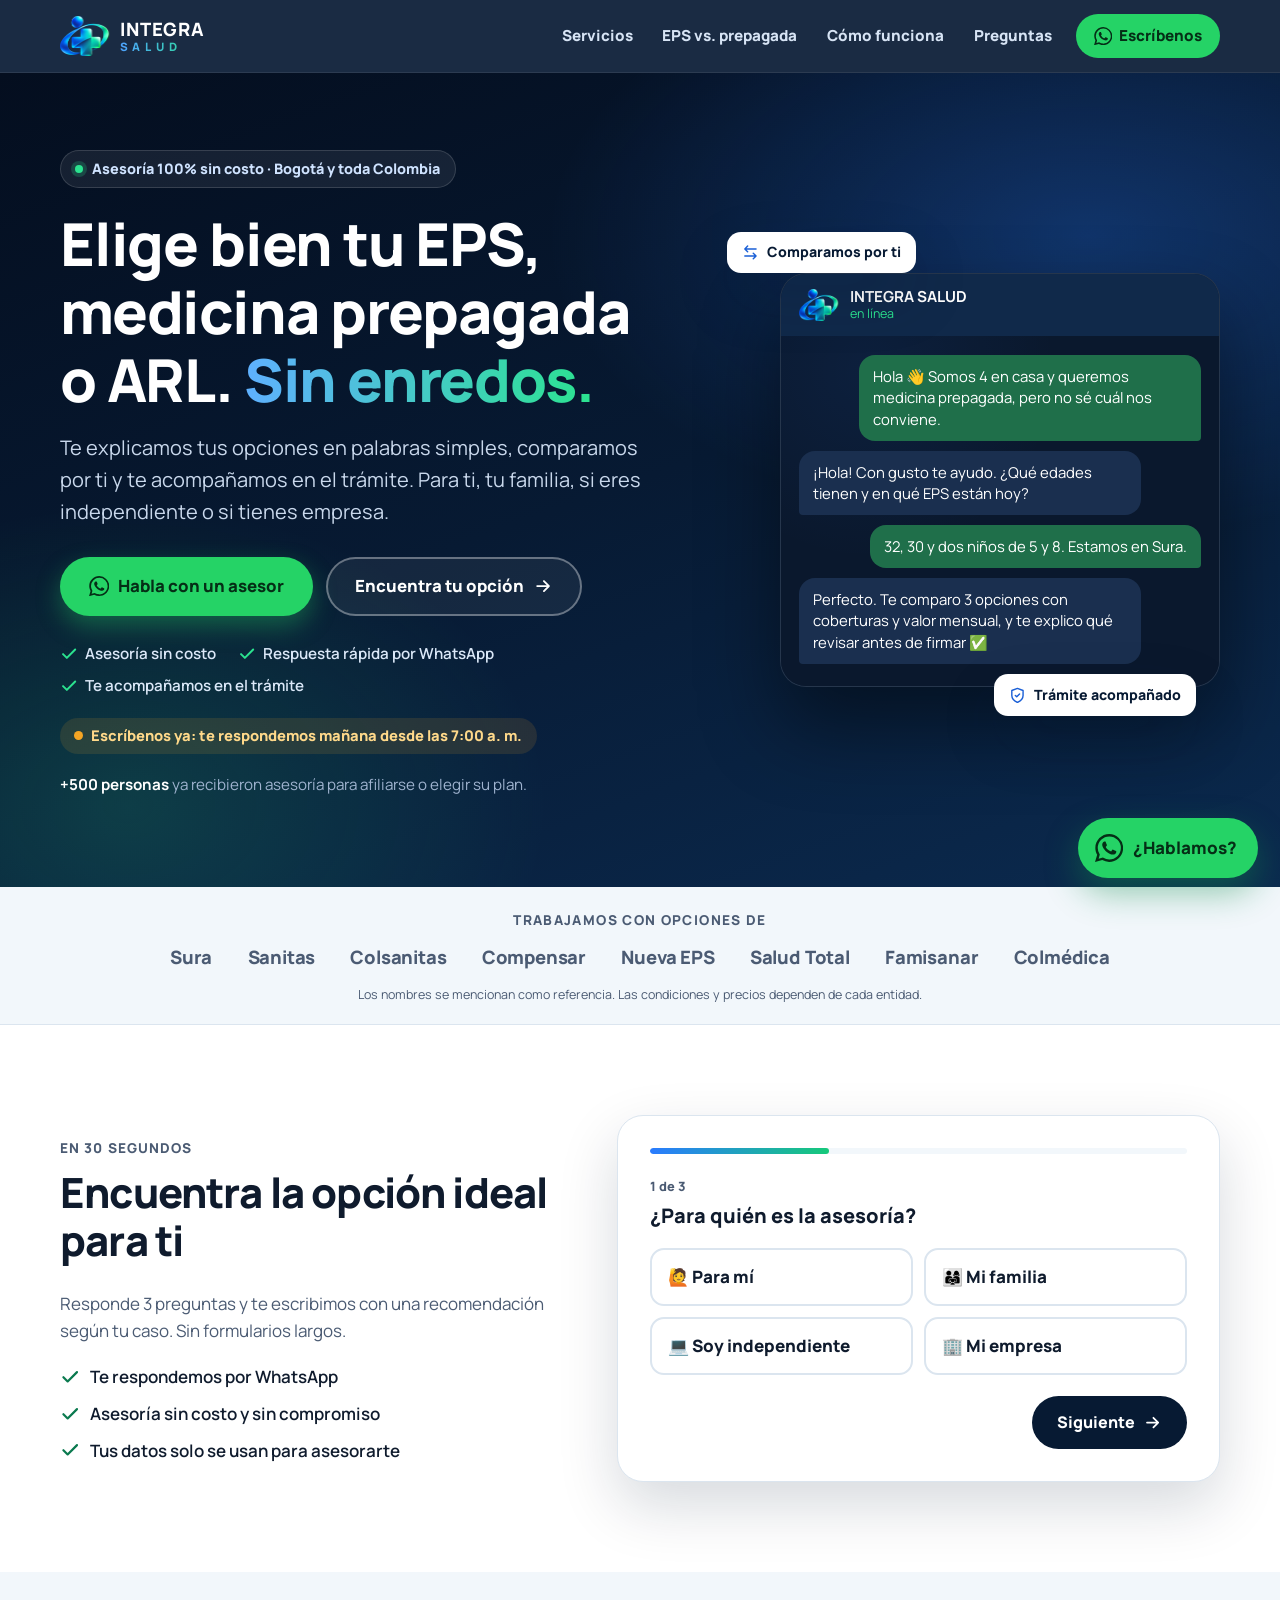
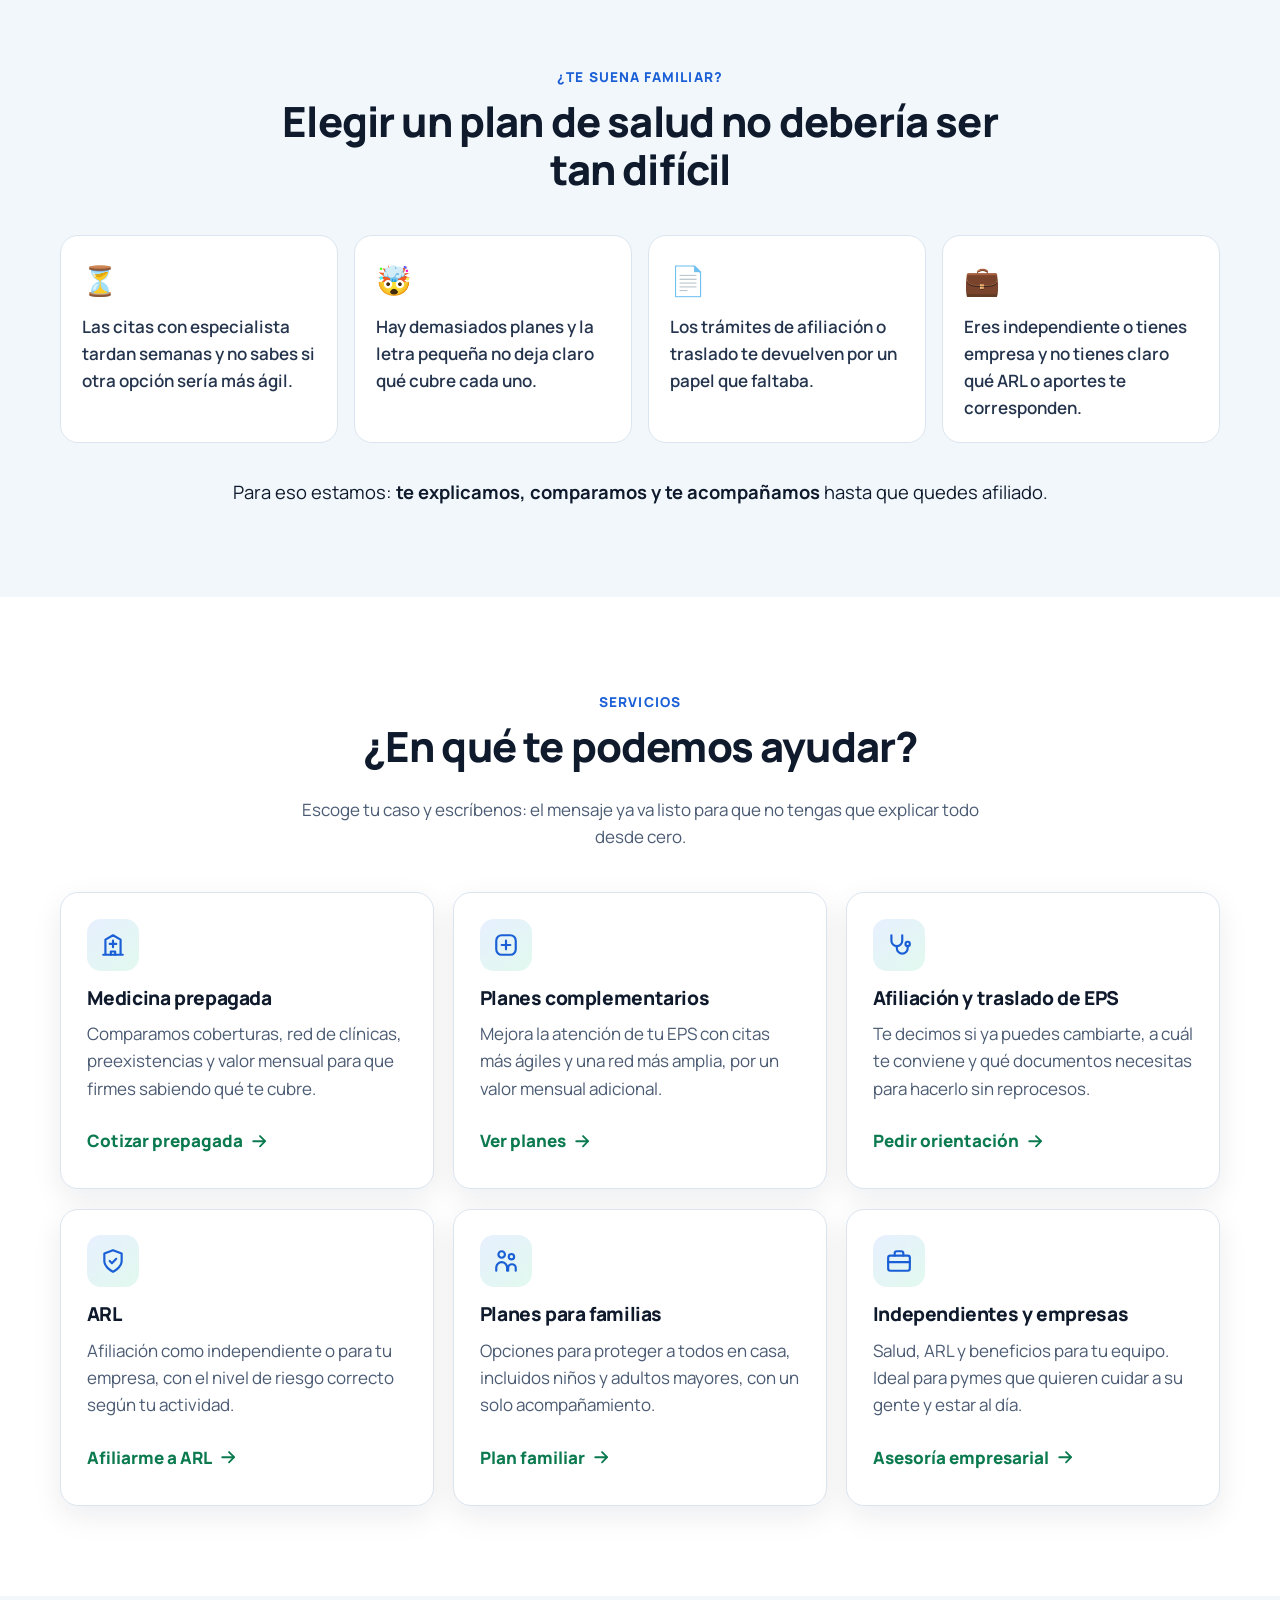
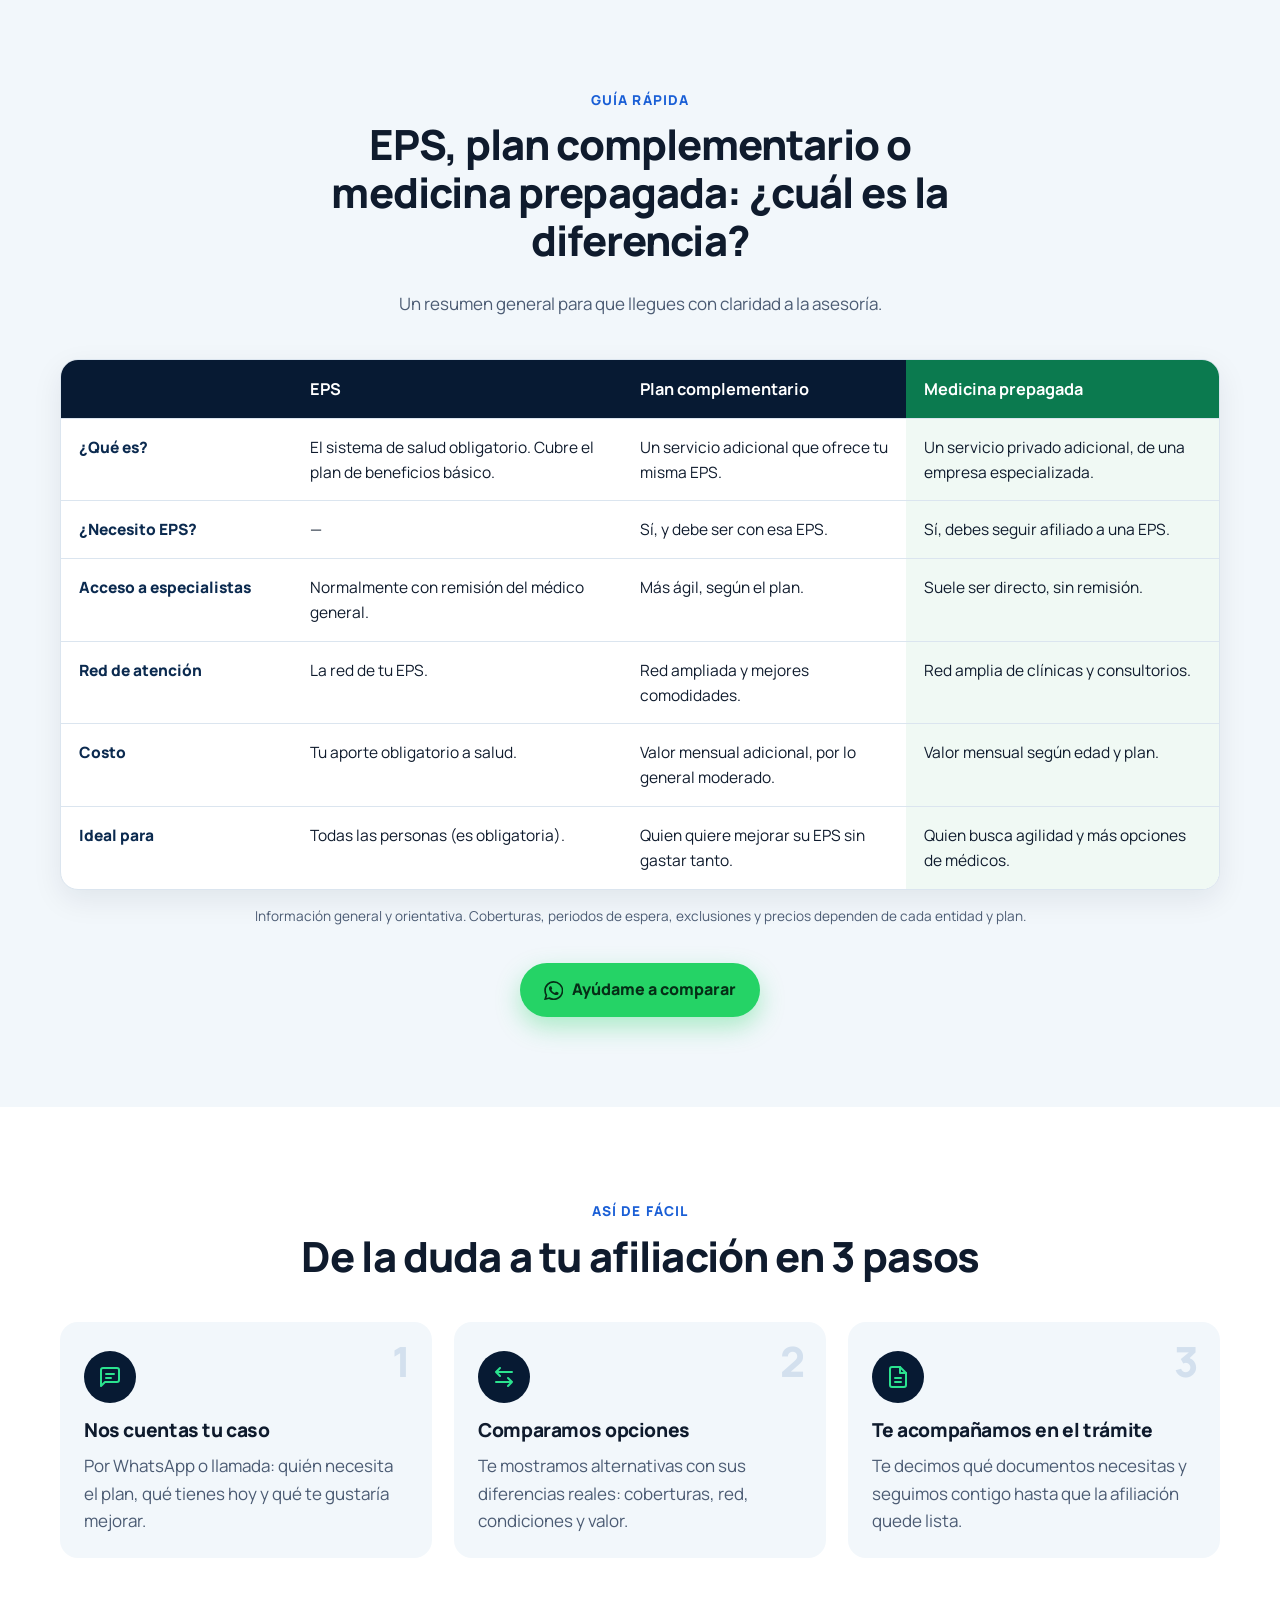
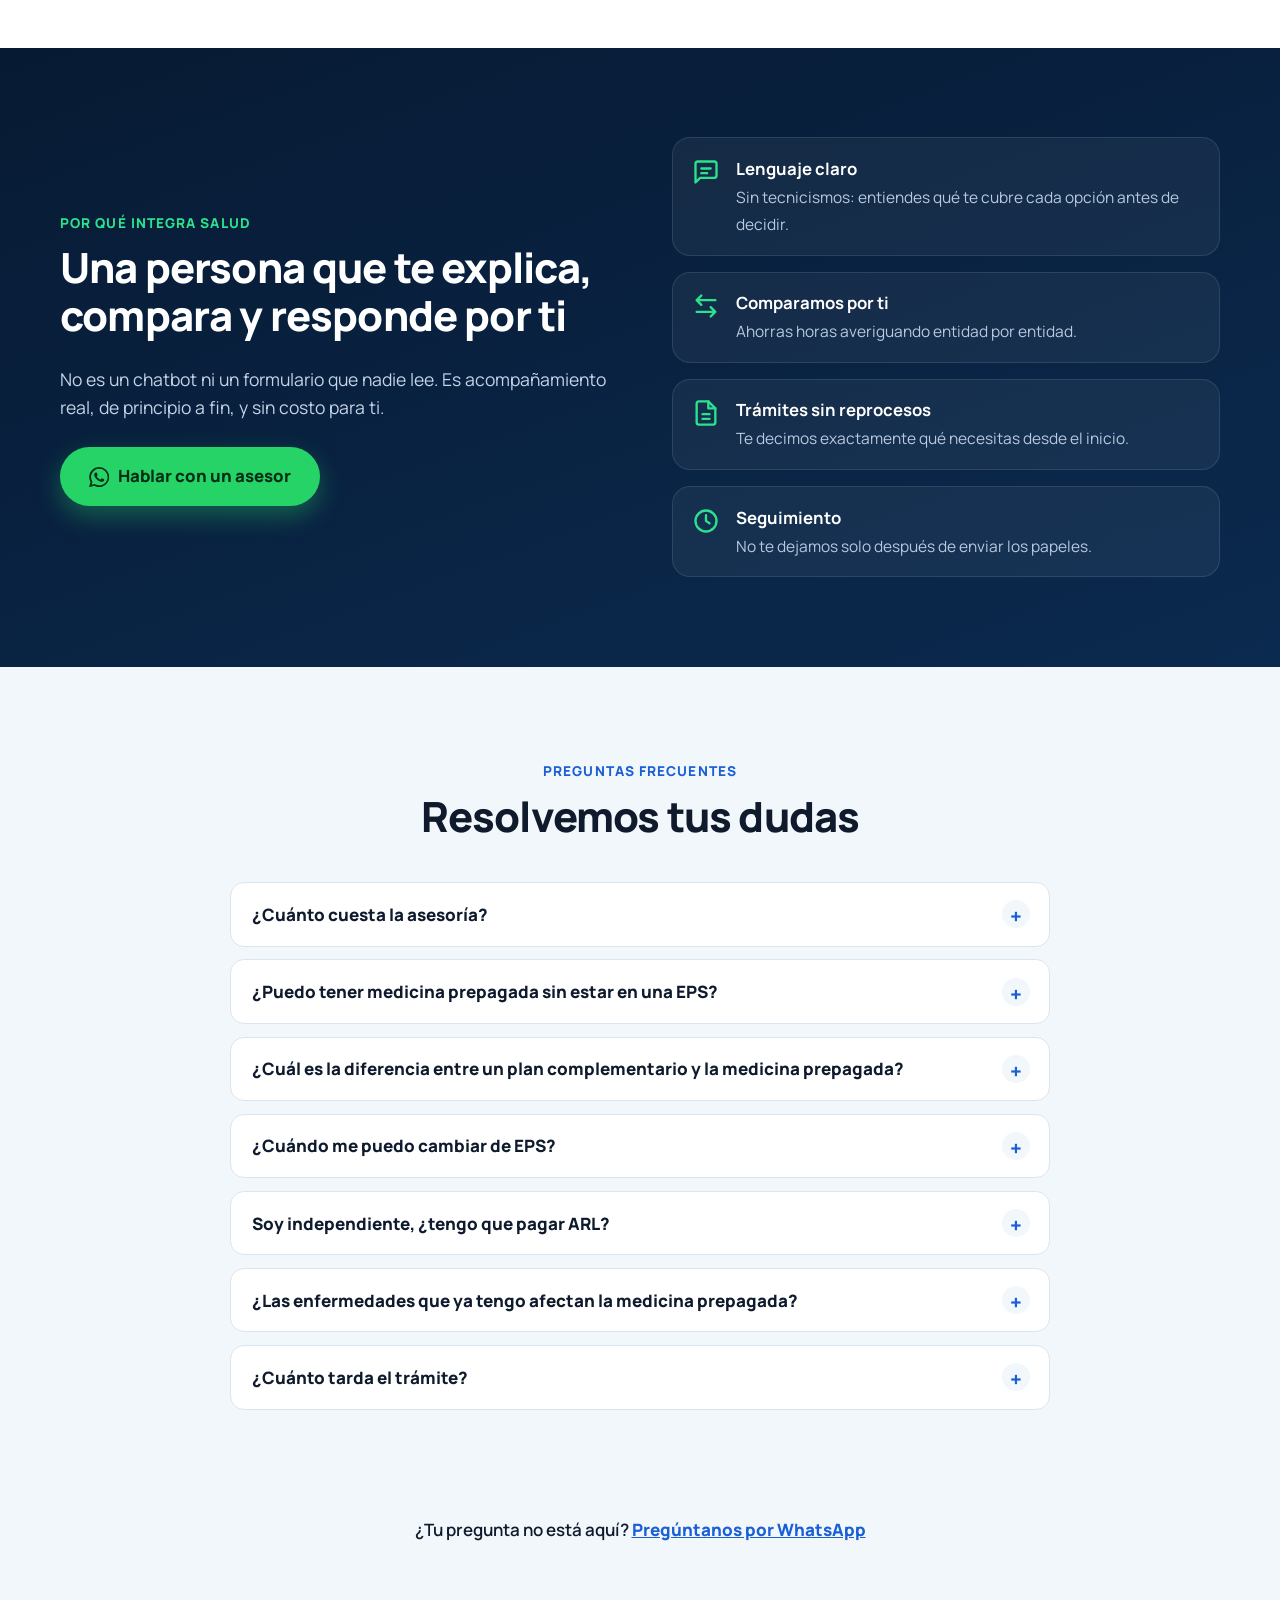
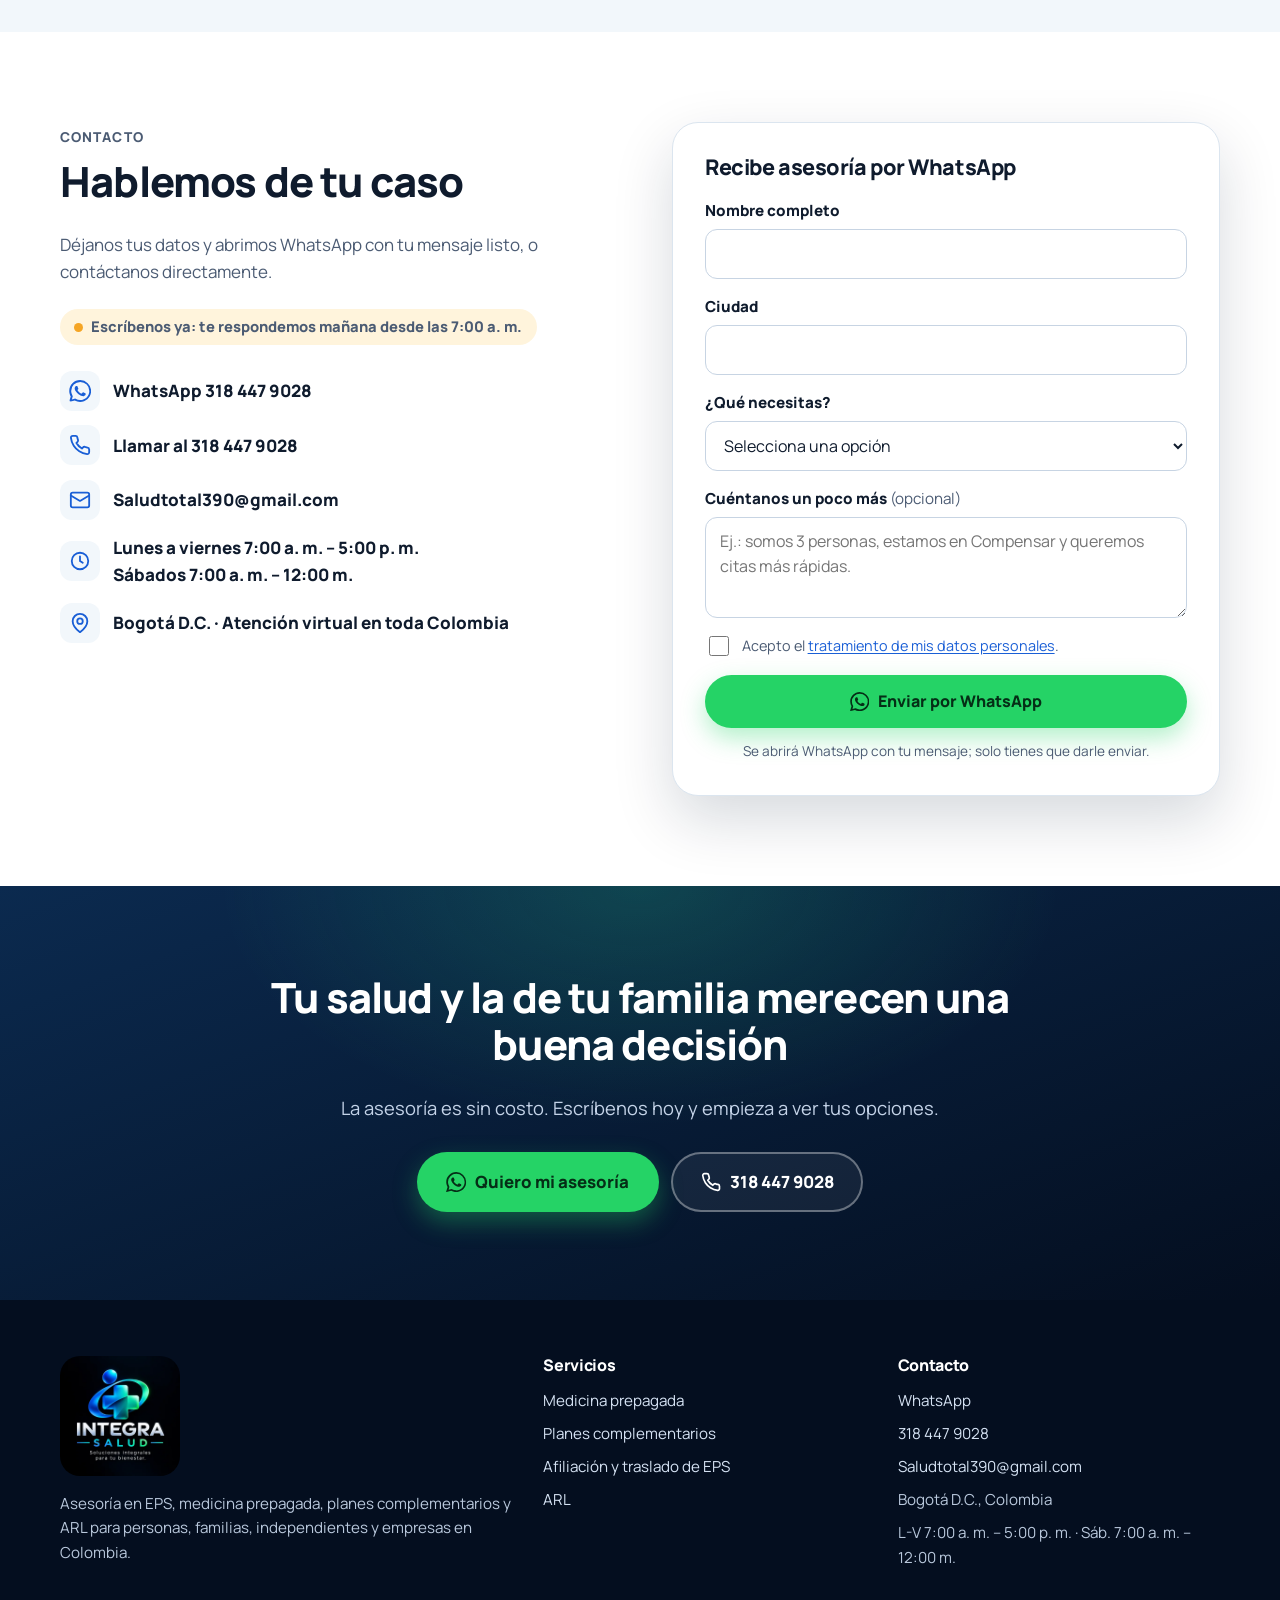
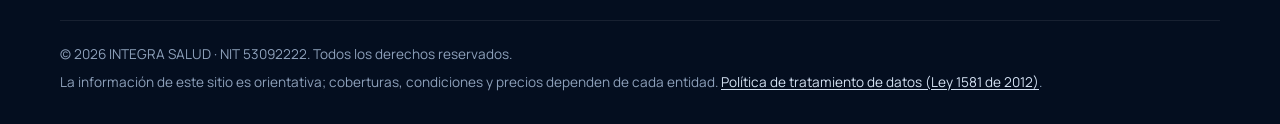
<file: index.html>
<!doctype html>
<html lang="es-CO">
  <head>
    <meta charset="UTF-8" />
    <meta name="viewport" content="width=device-width, initial-scale=1" />
    <title>Asesoría en EPS, Medicina Prepagada, ARL y Planes Complementarios | INTEGRA SALUD</title>
    <meta
      name="description"
      content="Asesoría sin costo para elegir y tramitar tu EPS, medicina prepagada, plan complementario o ARL en Bogotá y toda Colombia. Te atendemos por WhatsApp: personas, familias, independientes y empresas."
    />
    <meta name="robots" content="index, follow, max-image-preview:large" />
    <link rel="canonical" href="https://www.integrasalud.co/" />
    <meta name="theme-color" content="#071a33" />

    <meta property="og:type" content="website" />
    <meta property="og:locale" content="es_CO" />
    <meta property="og:site_name" content="INTEGRA SALUD" />
    <meta property="og:title" content="INTEGRA SALUD | Elige bien tu salud, sin enredos" />
    <meta
      property="og:description"
      content="Asesoría sin costo en EPS, medicina prepagada, planes complementarios y ARL. Escríbenos por WhatsApp y te orientamos."
    />
    <meta property="og:url" content="https://www.integrasalud.co/" />
    <meta property="og:image" content="https://www.integrasalud.co/assets/og-image.jpg" />
    <meta property="og:image:width" content="1200" />
    <meta property="og:image:height" content="630" />
    <meta property="og:image:alt" content="INTEGRA SALUD, asesoría en salud por WhatsApp" />
    <meta name="twitter:card" content="summary_large_image" />
    <meta name="twitter:image" content="https://www.integrasalud.co/assets/og-image.jpg" />

    <link rel="icon" href="favicon.ico" sizes="48x48" />
    <link rel="icon" type="image/png" sizes="32x32" href="assets/favicon-32.png" />
    <link rel="apple-touch-icon" href="assets/apple-touch-icon.png" />
    <link rel="manifest" href="site.webmanifest" />

    <link rel="preconnect" href="https://fonts.googleapis.com" />
    <link rel="preconnect" href="https://fonts.gstatic.com" crossorigin />
    <!-- La fuente carga sin bloquear la primera pintura (mientras tanto se usa la del sistema) -->
    <link
      rel="preload"
      as="style"
      href="https://fonts.googleapis.com/css2?family=Manrope:wght@400;600;800&display=swap"
    />
    <link
      rel="stylesheet"
      href="https://fonts.googleapis.com/css2?family=Manrope:wght@400;600;800&display=swap"
      media="print"
      onload="this.media='all'"
    />
    <noscript>
      <link rel="stylesheet" href="https://fonts.googleapis.com/css2?family=Manrope:wght@400;600;800&display=swap" />
    </noscript>
    <link rel="stylesheet" href="css/styles.css" />
    <link rel="preload" as="image" href="assets/logo-mark.webp" type="image/webp" />

    <script type="application/ld+json">
      {
        "@context": "https://schema.org",
        "@graph": [
          {
            "@type": "InsuranceAgency",
            "@id": "https://www.integrasalud.co/#negocio",
            "name": "INTEGRA SALUD",
            "slogan": "Soluciones integrales para tu bienestar",
            "url": "https://www.integrasalud.co/",
            "logo": "https://www.integrasalud.co/assets/logo-oficial-512.png",
            "image": "https://www.integrasalud.co/assets/og-image.jpg",
            "description": "Asesoría en EPS, medicina prepagada, planes complementarios y ARL para personas, familias, independientes y empresas.",
            "telephone": "+57 318 447 9028",
            "email": "Saludtotal390@gmail.com",
            "address": { "@type": "PostalAddress", "addressLocality": "Bogotá D.C.", "addressCountry": "CO" },
            "areaServed": { "@type": "Country", "name": "Colombia" },
            "taxID": "53092222",
            "priceRange": "Asesoría sin costo",
            "openingHoursSpecification": [
              { "@type": "OpeningHoursSpecification", "dayOfWeek": ["Monday", "Tuesday", "Wednesday", "Thursday", "Friday"], "opens": "07:00", "closes": "17:00" },
              { "@type": "OpeningHoursSpecification", "dayOfWeek": "Saturday", "opens": "07:00", "closes": "12:00" }
            ],
            "knowsLanguage": "es",
            "hasOfferCatalog": {
              "@type": "OfferCatalog",
              "name": "Servicios de asesoría en salud",
              "itemListElement": [
                { "@type": "Offer", "itemOffered": { "@type": "Service", "name": "Afiliación y traslado de EPS" } },
                { "@type": "Offer", "itemOffered": { "@type": "Service", "name": "Medicina prepagada" } },
                { "@type": "Offer", "itemOffered": { "@type": "Service", "name": "Planes complementarios de salud" } },
                { "@type": "Offer", "itemOffered": { "@type": "Service", "name": "Afiliación a ARL" } },
                { "@type": "Offer", "itemOffered": { "@type": "Service", "name": "Planes de salud para familias" } },
                { "@type": "Offer", "itemOffered": { "@type": "Service", "name": "Salud y ARL para independientes y empresas" } }
              ]
            }
          },
          {
            "@type": "WebSite",
            "@id": "https://www.integrasalud.co/#web",
            "url": "https://www.integrasalud.co/",
            "name": "INTEGRA SALUD",
            "inLanguage": "es-CO",
            "publisher": { "@id": "https://www.integrasalud.co/#negocio" }
          }
        ]
      }
    </script>
    <script type="application/ld+json">
      {
        "@context": "https://schema.org",
        "@type": "FAQPage",
        "mainEntity": [
          { "@type": "Question", "name": "¿Cuánto cuesta la asesoría?", "acceptedAnswer": { "@type": "Answer", "text": "Nada. La asesoría es sin costo para ti: te explicamos, comparamos opciones y te acompañamos en el trámite sin cobrarte por ello. Solo pagas el plan que elijas, directamente a la entidad." } },
          { "@type": "Question", "name": "¿Puedo tener medicina prepagada sin estar en una EPS?", "acceptedAnswer": { "@type": "Answer", "text": "No. En Colombia la medicina prepagada y los planes complementarios son adicionales: debes seguir afiliado a una EPS y al día con tus aportes a salud." } },
          { "@type": "Question", "name": "¿Cuál es la diferencia entre un plan complementario y la medicina prepagada?", "acceptedAnswer": { "@type": "Answer", "text": "El plan complementario lo ofrece tu propia EPS y mejora la comodidad del servicio, como citas más ágiles o una red más amplia. La medicina prepagada la ofrece una empresa especializada y suele dar acceso directo a especialistas y a una red de clínicas más amplia; normalmente cuesta más. Las condiciones exactas dependen de cada entidad." } },
          { "@type": "Question", "name": "¿Cuándo me puedo cambiar de EPS?", "acceptedAnswer": { "@type": "Answer", "text": "Por regla general debes llevar al menos un año en tu EPS actual para trasladarte, aunque hay excepciones. Revisamos tu caso y te decimos si ya puedes hacerlo y cómo." } },
          { "@type": "Question", "name": "Soy independiente, ¿tengo que pagar ARL?", "acceptedAnswer": { "@type": "Answer", "text": "Si tienes un contrato de prestación de servicios de más de un mes, la afiliación a ARL es obligatoria. Si eres independiente sin contrato, puedes afiliarte de forma voluntaria. Te ayudamos a elegir la ARL y el nivel de riesgo correctos." } },
          { "@type": "Question", "name": "¿Las enfermedades que ya tengo afectan la medicina prepagada?", "acceptedAnswer": { "@type": "Answer", "text": "Pueden afectarla. Las empresas de medicina prepagada revisan la declaración de salud y pueden excluir preexistencias o aplicar periodos de espera. Por eso conviene comparar antes de firmar; te explicamos qué revisar en cada caso." } },
          { "@type": "Question", "name": "¿Cuánto tarda el trámite?", "acceptedAnswer": { "@type": "Answer", "text": "Depende de la entidad y de que los documentos estén completos. Te decimos desde el inicio qué necesitas para que el trámite avance sin reprocesos." } },
          { "@type": "Question", "name": "¿Atienden fuera de Bogotá?", "acceptedAnswer": { "@type": "Answer", "text": "Sí. La asesoría se hace por WhatsApp y por teléfono, así que podemos acompañarte desde cualquier ciudad de Colombia, según la cobertura de cada entidad." } }
        ]
      }
    </script>

    <script defer src="config/site.config.js"></script>
    <script defer src="js/main.js"></script>
  </head>
  <body>
    <svg width="0" height="0" class="sprite" aria-hidden="true" focusable="false">
      <symbol id="i-wa" viewBox="0 0 16 16"><path fill="currentColor" d="M13.6 2.33A7.85 7.85 0 0 0 8.13 0C3.75 0 .19 3.56.19 7.95c0 1.4.37 2.77 1.06 3.96L0 16l4.15-1.09a7.9 7.9 0 0 0 3.98 1.02c4.38 0 7.95-3.57 7.95-7.95a7.9 7.9 0 0 0-2.48-5.65zM8.13 14.54a6.6 6.6 0 0 1-3.35-.92l-.24-.14-2.46.65.66-2.4-.16-.25a6.56 6.56 0 0 1-1-3.5 6.6 6.6 0 0 1 6.6-6.6 6.56 6.56 0 0 1 4.67 1.94 6.56 6.56 0 0 1 1.93 4.67c0 3.64-2.96 6.6-6.6 6.6zm3.62-4.94c-.2-.1-1.17-.58-1.35-.64-.18-.07-.31-.1-.44.1-.13.2-.51.64-.63.78-.11.13-.23.15-.42.05-.2-.1-.84-.31-1.6-.98-.58-.52-.98-1.17-1.1-1.37-.11-.2-.01-.3.09-.4.09-.09.2-.23.3-.35.1-.11.13-.2.2-.33.06-.13.03-.25-.02-.35-.05-.1-.44-1.07-.61-1.46-.16-.39-.32-.34-.44-.34h-.38a.73.73 0 0 0-.53.25c-.18.2-.7.68-.7 1.65 0 .98.71 1.92.81 2.05.1.13 1.4 2.13 3.38 2.98.47.2.84.32 1.13.42.47.15.9.13 1.25.08.38-.06 1.17-.48 1.33-.94.17-.46.17-.86.12-.94-.05-.08-.18-.13-.38-.23z"/></symbol>
      <symbol id="i-phone" viewBox="0 0 24 24"><path fill="none" stroke="currentColor" stroke-width="2" stroke-linecap="round" stroke-linejoin="round" d="M22 16.9v3a2 2 0 0 1-2.2 2 19.8 19.8 0 0 1-8.6-3.1 19.5 19.5 0 0 1-6-6A19.8 19.8 0 0 1 2.1 4.2 2 2 0 0 1 4.1 2h3a2 2 0 0 1 2 1.7c.1.9.4 1.8.7 2.7a2 2 0 0 1-.5 2.1L8.1 9.8a16 16 0 0 0 6 6l1.3-1.3a2 2 0 0 1 2.1-.4c.9.3 1.8.6 2.7.7a2 2 0 0 1 1.7 2z"/></symbol>
      <symbol id="i-check" viewBox="0 0 24 24"><path fill="none" stroke="currentColor" stroke-width="2.6" stroke-linecap="round" stroke-linejoin="round" d="M20 6 9 17l-5-5"/></symbol>
      <symbol id="i-arrow" viewBox="0 0 24 24"><path fill="none" stroke="currentColor" stroke-width="2.2" stroke-linecap="round" stroke-linejoin="round" d="M5 12h14M13 6l6 6-6 6"/></symbol>
      <symbol id="i-steth" viewBox="0 0 24 24"><g fill="none" stroke="currentColor" stroke-width="2" stroke-linecap="round" stroke-linejoin="round"><path d="M5 3v5a5 5 0 0 0 10 0V3"/><path d="M10 13v2a5 5 0 0 0 10 0v-2"/><circle cx="20" cy="11" r="2"/></g></symbol>
      <symbol id="i-shield" viewBox="0 0 24 24"><g fill="none" stroke="currentColor" stroke-width="2" stroke-linecap="round" stroke-linejoin="round"><path d="M12 22s8-4 8-10V5l-8-3-8 3v7c0 6 8 10 8 10z"/><path d="m9 12 2 2 4-4"/></g></symbol>
      <symbol id="i-plus" viewBox="0 0 24 24"><g fill="none" stroke="currentColor" stroke-width="2" stroke-linecap="round" stroke-linejoin="round"><rect x="3" y="3" width="18" height="18" rx="5"/><path d="M12 8v8M8 12h8"/></g></symbol>
      <symbol id="i-hospital" viewBox="0 0 24 24"><g fill="none" stroke="currentColor" stroke-width="2" stroke-linecap="round" stroke-linejoin="round"><path d="M3 21h18M5 21V7l7-4 7 4v14"/><path d="M12 8v6M9 11h6M10 21v-3h4v3"/></g></symbol>
      <symbol id="i-family" viewBox="0 0 24 24"><g fill="none" stroke="currentColor" stroke-width="2" stroke-linecap="round" stroke-linejoin="round"><circle cx="8" cy="6" r="3"/><circle cx="17" cy="8" r="2.5"/><path d="M3 21v-3a5 5 0 0 1 10 0v3M14 21v-2.5a3.5 3.5 0 0 1 7 0V21"/></g></symbol>
      <symbol id="i-briefcase" viewBox="0 0 24 24"><g fill="none" stroke="currentColor" stroke-width="2" stroke-linecap="round" stroke-linejoin="round"><rect x="2" y="7" width="20" height="14" rx="2"/><path d="M16 7V5a2 2 0 0 0-2-2h-4a2 2 0 0 0-2 2v2M2 13h20"/></g></symbol>
      <symbol id="i-doc" viewBox="0 0 24 24"><g fill="none" stroke="currentColor" stroke-width="2" stroke-linecap="round" stroke-linejoin="round"><path d="M14 2H6a2 2 0 0 0-2 2v16a2 2 0 0 0 2 2h12a2 2 0 0 0 2-2V8z"/><path d="M14 2v6h6M9 13h6M9 17h6"/></g></symbol>
      <symbol id="i-chat" viewBox="0 0 24 24"><g fill="none" stroke="currentColor" stroke-width="2" stroke-linecap="round" stroke-linejoin="round"><path d="M21 15a2 2 0 0 1-2 2H7l-4 4V5a2 2 0 0 1 2-2h14a2 2 0 0 1 2 2z"/><path d="M8 9h8M8 13h5"/></g></symbol>
      <symbol id="i-clock" viewBox="0 0 24 24"><g fill="none" stroke="currentColor" stroke-width="2" stroke-linecap="round"><circle cx="12" cy="12" r="9"/><path d="M12 7v5l3 2"/></g></symbol>
      <symbol id="i-compare" viewBox="0 0 24 24"><g fill="none" stroke="currentColor" stroke-width="2" stroke-linecap="round" stroke-linejoin="round"><path d="M8 3 4 7l4 4M4 7h16M16 21l4-4-4-4M20 17H4"/></g></symbol>
      <symbol id="i-mail" viewBox="0 0 24 24"><g fill="none" stroke="currentColor" stroke-width="2" stroke-linecap="round" stroke-linejoin="round"><rect x="2" y="4" width="20" height="16" rx="2"/><path d="m22 7-10 6L2 7"/></g></symbol>
      <symbol id="i-pin" viewBox="0 0 24 24"><g fill="none" stroke="currentColor" stroke-width="2" stroke-linecap="round" stroke-linejoin="round"><path d="M20 10c0 6-8 12-8 12S4 16 4 10a8 8 0 0 1 16 0z"/><circle cx="12" cy="10" r="3"/></g></symbol>
      <symbol id="i-alert" viewBox="0 0 24 24"><g fill="none" stroke="currentColor" stroke-width="2" stroke-linecap="round" stroke-linejoin="round"><circle cx="12" cy="12" r="9"/><path d="M12 8v5M12 16h.01"/></g></symbol>
    </svg>

    <a class="skip-link" href="#contenido">Saltar al contenido</a>

    <header class="topbar">
      <div class="container topbar-inner">
        <a class="brand" href="#inicio" aria-label="INTEGRA SALUD, ir al inicio">
          <picture>
            <source srcset="assets/logo-mark.webp" type="image/webp" />
            <img src="assets/logo-mark.png" alt="" width="50" height="40" />
          </picture>
          <span class="brand-text"><strong>INTEGRA</strong><span>SALUD</span></span>
        </a>

        <button class="menu-toggle" id="menuToggle" aria-expanded="false" aria-controls="menuPrincipal">
          <span class="sr-only">Abrir menú</span>
          <span aria-hidden="true"></span><span aria-hidden="true"></span><span aria-hidden="true"></span>
        </button>

        <nav class="main-nav" id="menuPrincipal" aria-label="Navegación principal">
          <a href="#servicios">Servicios</a>
          <a href="#comparar">EPS vs. prepagada</a>
          <a href="#como-funciona">Cómo funciona</a>
          <a href="#preguntas">Preguntas</a>
          <a class="nav-cta" href="https://wa.me/573184479028" data-wa="Hola, quiero asesoría en salud con INTEGRA SALUD." data-track="wa_header" target="_blank" rel="noopener">
            <svg class="icon" aria-hidden="true"><use href="#i-wa" /></svg> Escríbenos
          </a>
        </nav>
      </div>
    </header>

    <main id="contenido">
      <!-- ============ HERO ============ -->
      <section class="hero" id="inicio" aria-labelledby="hero-title">
        <div class="container hero-grid">
          <div class="hero-copy">
            <p class="eyebrow"><span class="dot" aria-hidden="true"></span> Asesoría 100% sin costo · Bogotá y toda Colombia</p>
            <h1 id="hero-title">Elige bien tu EPS, medicina prepagada o ARL. <span class="accent">Sin enredos.</span></h1>
            <p class="lead">
              Te explicamos tus opciones en palabras simples, comparamos por ti y te acompañamos en el trámite.
              Para ti, tu familia, si eres independiente o si tienes empresa.
            </p>
            <div class="hero-actions">
              <a class="btn btn-wa btn-lg" href="https://wa.me/573184479028" data-wa="Hola, quiero asesoría en salud con INTEGRA SALUD." data-track="wa_hero" target="_blank" rel="noopener">
                <svg class="icon" aria-hidden="true"><use href="#i-wa" /></svg> Habla con un asesor
              </a>
              <a class="btn btn-ghost btn-lg" href="#encuentra" data-track="quiz_hero">Encuentra tu opción <svg class="icon" aria-hidden="true"><use href="#i-arrow" /></svg></a>
            </div>
            <ul class="hero-points">
              <li><svg class="icon" aria-hidden="true"><use href="#i-check" /></svg> Asesoría sin costo</li>
              <li><svg class="icon" aria-hidden="true"><use href="#i-check" /></svg> Respuesta rápida por WhatsApp</li>
              <li><svg class="icon" aria-hidden="true"><use href="#i-check" /></svg> Te acompañamos en el trámite</li>
            </ul>
            <p class="open-status open-status-dark" data-open-status hidden></p>
            <p class="hero-proof"><strong>+500 personas</strong> ya recibieron asesoría para afiliarse o elegir su plan.</p>
          </div>

          <div class="hero-visual" aria-hidden="true">
            <div class="chat">
              <div class="chat-head">
                <img src="assets/logo-mark.png" alt="" width="40" height="32" />
                <div>
                  <strong>INTEGRA SALUD</strong>
                  <span>en línea</span>
                </div>
              </div>
              <div class="chat-body">
                <p class="msg in">Hola 👋 Somos 4 en casa y queremos medicina prepagada, pero no sé cuál nos conviene.</p>
                <p class="msg out">¡Hola! Con gusto te ayudo. ¿Qué edades tienen y en qué EPS están hoy?</p>
                <p class="msg in">32, 30 y dos niños de 5 y 8. Estamos en Sura.</p>
                <p class="msg out">Perfecto. Te comparo 3 opciones con coberturas y valor mensual, y te explico qué revisar antes de firmar ✅</p>
              </div>
            </div>
            <div class="float-badge badge-a"><svg class="icon" aria-hidden="true"><use href="#i-compare" /></svg> Comparamos por ti</div>
            <div class="float-badge badge-b"><svg class="icon" aria-hidden="true"><use href="#i-shield" /></svg> Trámite acompañado</div>
          </div>
        </div>
      </section>

      <!-- ============ ENTIDADES ============ -->
      <section class="entities" aria-labelledby="entidades-title">
        <div class="container">
          <h2 id="entidades-title" class="entities-title">Trabajamos con opciones de</h2>
          <ul class="entities-list">
            <li>Sura</li>
            <li>Sanitas</li>
            <li>Colsanitas</li>
            <li>Compensar</li>
            <li>Nueva EPS</li>
            <li>Salud Total</li>
            <li>Famisanar</li>
            <li>Colmédica</li>
          </ul>
          <p class="fine">Los nombres se mencionan como referencia. Las condiciones y precios dependen de cada entidad.</p>
        </div>
      </section>

      <!-- ============ QUIZ ============ -->
      <section class="section" id="encuentra" aria-labelledby="quiz-title">
        <div class="container quiz-wrap">
          <div class="quiz-intro">
            <p class="kicker">En 30 segundos</p>
            <h2 id="quiz-title">Encuentra la opción ideal para ti</h2>
            <p>Responde 3 preguntas y te escribimos con una recomendación según tu caso. Sin formularios largos.</p>
            <ul class="check-list">
              <li><svg class="icon" aria-hidden="true"><use href="#i-check" /></svg> Te respondemos por WhatsApp</li>
              <li><svg class="icon" aria-hidden="true"><use href="#i-check" /></svg> Asesoría sin costo y sin compromiso</li>
              <li><svg class="icon" aria-hidden="true"><use href="#i-check" /></svg> Tus datos solo se usan para asesorarte</li>
            </ul>
          </div>

          <form class="quiz card" id="quiz" novalidate>
            <div class="quiz-progress" aria-hidden="true"><span id="quizBar"></span></div>

            <fieldset class="quiz-step is-active" data-step="1">
              <legend><span class="step-num">1 de 3</span> ¿Para quién es la asesoría?</legend>
              <div class="options">
                <label class="option"><input type="radio" name="para" value="Para mí" required /><span>🙋 Para mí</span></label>
                <label class="option"><input type="radio" name="para" value="Para mi familia" /><span>👨‍👩‍👧 Mi familia</span></label>
                <label class="option"><input type="radio" name="para" value="Soy independiente" /><span>💻 Soy independiente</span></label>
                <label class="option"><input type="radio" name="para" value="Para mi empresa" /><span>🏢 Mi empresa</span></label>
              </div>
            </fieldset>

            <fieldset class="quiz-step" data-step="2">
              <legend><span class="step-num">2 de 3</span> ¿Qué estás buscando?</legend>
              <div class="options">
                <label class="option"><input type="radio" name="busca" value="Medicina prepagada" required /><span>🏥 Medicina prepagada</span></label>
                <label class="option"><input type="radio" name="busca" value="Plan complementario" /><span>➕ Plan complementario</span></label>
                <label class="option"><input type="radio" name="busca" value="Afiliarme o cambiarme de EPS" /><span>🩺 Afiliación o cambio de EPS</span></label>
                <label class="option"><input type="radio" name="busca" value="ARL" /><span>🛡️ ARL</span></label>
                <label class="option option-wide"><input type="radio" name="busca" value="No estoy seguro, quiero que me orienten" /><span>🤔 No estoy seguro, oriéntame</span></label>
              </div>
            </fieldset>

            <fieldset class="quiz-step" data-step="3">
              <legend><span class="step-num">3 de 3</span> ¿Cómo te llamas y en qué ciudad estás?</legend>
              <label class="field">
                <span>Nombre</span>
                <input type="text" name="nombre" autocomplete="given-name" required maxlength="60" placeholder="Ej.: Laura" />
              </label>
              <label class="field">
                <span>Ciudad</span>
                <input type="text" name="ciudad" autocomplete="address-level2" required maxlength="60" placeholder="Ej.: Bogotá" />
              </label>
              <label class="consent">
                <input type="checkbox" name="acepto" required />
                <span>Acepto el <a href="politica-de-privacidad.html" target="_blank" rel="noopener">tratamiento de mis datos</a> para recibir asesoría.</span>
              </label>
            </fieldset>

            <p class="form-error" id="quizError" role="alert" hidden></p>

            <div class="quiz-nav">
              <button type="button" class="btn btn-light" id="quizBack" hidden>Atrás</button>
              <button type="button" class="btn btn-primary" id="quizNext">Siguiente <svg class="icon" aria-hidden="true"><use href="#i-arrow" /></svg></button>
              <button type="submit" class="btn btn-wa" id="quizSubmit" hidden data-track="wa_quiz">
                <svg class="icon" aria-hidden="true"><use href="#i-wa" /></svg> Ver mis opciones por WhatsApp
              </button>
            </div>
          </form>
        </div>
      </section>

      <!-- ============ DOLORES ============ -->
      <section class="section section-soft" aria-labelledby="dolores-title">
        <div class="container">
          <header class="section-head">
            <p class="kicker">¿Te suena familiar?</p>
            <h2 id="dolores-title">Elegir un plan de salud no debería ser tan difícil</h2>
          </header>
          <div class="pains">
            <article class="pain"><span aria-hidden="true">⏳</span><p>Las citas con especialista tardan semanas y no sabes si otra opción sería más ágil.</p></article>
            <article class="pain"><span aria-hidden="true">🤯</span><p>Hay demasiados planes y la letra pequeña no deja claro qué cubre cada uno.</p></article>
            <article class="pain"><span aria-hidden="true">📄</span><p>Los trámites de afiliación o traslado te devuelven por un papel que faltaba.</p></article>
            <article class="pain"><span aria-hidden="true">💼</span><p>Eres independiente o tienes empresa y no tienes claro qué ARL o aportes te corresponden.</p></article>
          </div>
          <p class="pains-answer">Para eso estamos: <strong>te explicamos, comparamos y te acompañamos</strong> hasta que quedes afiliado.</p>
        </div>
      </section>

      <!-- ============ SERVICIOS ============ -->
      <section class="section" id="servicios" aria-labelledby="servicios-title">
        <div class="container">
          <header class="section-head">
            <p class="kicker">Servicios</p>
            <h2 id="servicios-title">¿En qué te podemos ayudar?</h2>
            <p>Escoge tu caso y escríbenos: el mensaje ya va listo para que no tengas que explicar todo desde cero.</p>
          </header>
          <div class="services">
            <article class="service card">
              <span class="service-icon"><svg class="icon" aria-hidden="true"><use href="#i-hospital" /></svg></span>
              <h3>Medicina prepagada</h3>
              <p>Comparamos coberturas, red de clínicas, preexistencias y valor mensual para que firmes sabiendo qué te cubre.</p>
              <a class="link-cta" href="https://wa.me/573184479028" data-wa="Hola, quiero cotizar medicina prepagada." data-track="wa_srv_prepagada" target="_blank" rel="noopener">Cotizar prepagada <svg class="icon" aria-hidden="true"><use href="#i-arrow" /></svg></a>
            </article>
            <article class="service card">
              <span class="service-icon"><svg class="icon" aria-hidden="true"><use href="#i-plus" /></svg></span>
              <h3>Planes complementarios</h3>
              <p>Mejora la atención de tu EPS con citas más ágiles y una red más amplia, por un valor mensual adicional.</p>
              <a class="link-cta" href="https://wa.me/573184479028" data-wa="Hola, quiero información sobre planes complementarios de salud." data-track="wa_srv_complementario" target="_blank" rel="noopener">Ver planes <svg class="icon" aria-hidden="true"><use href="#i-arrow" /></svg></a>
            </article>
            <article class="service card">
              <span class="service-icon"><svg class="icon" aria-hidden="true"><use href="#i-steth" /></svg></span>
              <h3>Afiliación y traslado de EPS</h3>
              <p>Te decimos si ya puedes cambiarte, a cuál te conviene y qué documentos necesitas para hacerlo sin reprocesos.</p>
              <a class="link-cta" href="https://wa.me/573184479028" data-wa="Hola, quiero afiliarme o trasladarme de EPS." data-track="wa_srv_eps" target="_blank" rel="noopener">Pedir orientación <svg class="icon" aria-hidden="true"><use href="#i-arrow" /></svg></a>
            </article>
            <article class="service card">
              <span class="service-icon"><svg class="icon" aria-hidden="true"><use href="#i-shield" /></svg></span>
              <h3>ARL</h3>
              <p>Afiliación como independiente o para tu empresa, con el nivel de riesgo correcto según tu actividad.</p>
              <a class="link-cta" href="https://wa.me/573184479028" data-wa="Hola, necesito afiliarme a una ARL." data-track="wa_srv_arl" target="_blank" rel="noopener">Afiliarme a ARL <svg class="icon" aria-hidden="true"><use href="#i-arrow" /></svg></a>
            </article>
            <article class="service card">
              <span class="service-icon"><svg class="icon" aria-hidden="true"><use href="#i-family" /></svg></span>
              <h3>Planes para familias</h3>
              <p>Opciones para proteger a todos en casa, incluidos niños y adultos mayores, con un solo acompañamiento.</p>
              <a class="link-cta" href="https://wa.me/573184479028" data-wa="Hola, quiero un plan de salud para mi familia." data-track="wa_srv_familia" target="_blank" rel="noopener">Plan familiar <svg class="icon" aria-hidden="true"><use href="#i-arrow" /></svg></a>
            </article>
            <article class="service card">
              <span class="service-icon"><svg class="icon" aria-hidden="true"><use href="#i-briefcase" /></svg></span>
              <h3>Independientes y empresas</h3>
              <p>Salud, ARL y beneficios para tu equipo. Ideal para pymes que quieren cuidar a su gente y estar al día.</p>
              <a class="link-cta" href="https://wa.me/573184479028" data-wa="Hola, quiero asesoría en salud y ARL para independientes o empresas." data-track="wa_srv_empresas" target="_blank" rel="noopener">Asesoría empresarial <svg class="icon" aria-hidden="true"><use href="#i-arrow" /></svg></a>
            </article>
          </div>
        </div>
      </section>

      <!-- ============ COMPARATIVO ============ -->
      <section class="section section-soft" id="comparar" aria-labelledby="comparar-title">
        <div class="container">
          <header class="section-head">
            <p class="kicker">Guía rápida</p>
            <h2 id="comparar-title">EPS, plan complementario o medicina prepagada: ¿cuál es la diferencia?</h2>
            <p>Un resumen general para que llegues con claridad a la asesoría.</p>
          </header>
          <p class="table-hint" aria-hidden="true">Desliza para ver más →</p>
          <div class="table-scroll" tabindex="0" role="region" aria-label="Tabla comparativa, desliza para ver todo">
            <table class="compare">
              <thead>
                <tr>
                  <th scope="col"><span class="sr-only">Aspecto</span></th>
                  <th scope="col">EPS</th>
                  <th scope="col">Plan complementario</th>
                  <th scope="col" class="highlight">Medicina prepagada</th>
                </tr>
              </thead>
              <tbody>
                <tr>
                  <th scope="row">¿Qué es?</th>
                  <td>El sistema de salud obligatorio. Cubre el plan de beneficios básico.</td>
                  <td>Un servicio adicional que ofrece tu misma EPS.</td>
                  <td class="highlight">Un servicio privado adicional, de una empresa especializada.</td>
                </tr>
                <tr>
                  <th scope="row">¿Necesito EPS?</th>
                  <td>—</td>
                  <td>Sí, y debe ser con esa EPS.</td>
                  <td class="highlight">Sí, debes seguir afiliado a una EPS.</td>
                </tr>
                <tr>
                  <th scope="row">Acceso a especialistas</th>
                  <td>Normalmente con remisión del médico general.</td>
                  <td>Más ágil, según el plan.</td>
                  <td class="highlight">Suele ser directo, sin remisión.</td>
                </tr>
                <tr>
                  <th scope="row">Red de atención</th>
                  <td>La red de tu EPS.</td>
                  <td>Red ampliada y mejores comodidades.</td>
                  <td class="highlight">Red amplia de clínicas y consultorios.</td>
                </tr>
                <tr>
                  <th scope="row">Costo</th>
                  <td>Tu aporte obligatorio a salud.</td>
                  <td>Valor mensual adicional, por lo general moderado.</td>
                  <td class="highlight">Valor mensual según edad y plan.</td>
                </tr>
                <tr>
                  <th scope="row">Ideal para</th>
                  <td>Todas las personas (es obligatoria).</td>
                  <td>Quien quiere mejorar su EPS sin gastar tanto.</td>
                  <td class="highlight">Quien busca agilidad y más opciones de médicos.</td>
                </tr>
              </tbody>
            </table>
          </div>
          <p class="fine center">Información general y orientativa. Coberturas, periodos de espera, exclusiones y precios dependen de cada entidad y plan.</p>
          <div class="center">
            <a class="btn btn-wa" href="https://wa.me/573184479028" data-wa="Hola, quiero que me ayuden a comparar EPS, plan complementario y medicina prepagada." data-track="wa_compare" target="_blank" rel="noopener">
              <svg class="icon" aria-hidden="true"><use href="#i-wa" /></svg> Ayúdame a comparar
            </a>
          </div>
        </div>
      </section>

      <!-- ============ CÓMO FUNCIONA ============ -->
      <section class="section" id="como-funciona" aria-labelledby="como-title">
        <div class="container">
          <header class="section-head">
            <p class="kicker">Así de fácil</p>
            <h2 id="como-title">De la duda a tu afiliación en 3 pasos</h2>
          </header>
          <ol class="steps">
            <li class="step">
              <span class="step-icon"><svg class="icon" aria-hidden="true"><use href="#i-chat" /></svg></span>
              <h3>Nos cuentas tu caso</h3>
              <p>Por WhatsApp o llamada: quién necesita el plan, qué tienes hoy y qué te gustaría mejorar.</p>
            </li>
            <li class="step">
              <span class="step-icon"><svg class="icon" aria-hidden="true"><use href="#i-compare" /></svg></span>
              <h3>Comparamos opciones</h3>
              <p>Te mostramos alternativas con sus diferencias reales: coberturas, red, condiciones y valor.</p>
            </li>
            <li class="step">
              <span class="step-icon"><svg class="icon" aria-hidden="true"><use href="#i-doc" /></svg></span>
              <h3>Te acompañamos en el trámite</h3>
              <p>Te decimos qué documentos necesitas y seguimos contigo hasta que la afiliación quede lista.</p>
            </li>
          </ol>
        </div>
      </section>

      <!-- ============ POR QUÉ NOSOTROS ============ -->
      <section class="section section-dark" aria-labelledby="porque-title">
        <div class="container why">
          <div>
            <p class="kicker kicker-light">Por qué INTEGRA SALUD</p>
            <h2 id="porque-title">Una persona que te explica, compara y responde por ti</h2>
            <p class="why-lead">No es un chatbot ni un formulario que nadie lee. Es acompañamiento real, de principio a fin, y sin costo para ti.</p>
            <a class="btn btn-wa btn-lg" href="https://wa.me/573184479028" data-wa="Hola, quiero asesoría en salud con INTEGRA SALUD." data-track="wa_why" target="_blank" rel="noopener">
              <svg class="icon" aria-hidden="true"><use href="#i-wa" /></svg> Hablar con un asesor
            </a>
          </div>
          <ul class="why-list">
            <li><svg class="icon" aria-hidden="true"><use href="#i-chat" /></svg><div><strong>Lenguaje claro</strong><span>Sin tecnicismos: entiendes qué te cubre cada opción antes de decidir.</span></div></li>
            <li><svg class="icon" aria-hidden="true"><use href="#i-compare" /></svg><div><strong>Comparamos por ti</strong><span>Ahorras horas averiguando entidad por entidad.</span></div></li>
            <li><svg class="icon" aria-hidden="true"><use href="#i-doc" /></svg><div><strong>Trámites sin reprocesos</strong><span>Te decimos exactamente qué necesitas desde el inicio.</span></div></li>
            <li><svg class="icon" aria-hidden="true"><use href="#i-clock" /></svg><div><strong>Seguimiento</strong><span>No te dejamos solo después de enviar los papeles.</span></div></li>
          </ul>
        </div>
      </section>

      <!--
        TESTIMONIOS — se mostrarán cuando haya testimonios reales y autorizados.
        Para activarlos, borra esta línea de comentario de apertura y la de cierre, y cambia los textos.

      <section class="section" id="testimonios" aria-labelledby="testimonios-title">
        <div class="container">
          <header class="section-head">
            <p class="kicker">Testimonios</p>
            <h2 id="testimonios-title">Lo que dicen quienes ya asesoramos</h2>
          </header>
          <div class="testimonials">
            <figure class="testimonial card">
              <div class="stars" aria-label="5 de 5 estrellas">★★★★★</div>
              <blockquote>Texto real del cliente.</blockquote>
              <figcaption><strong>Nombre</strong> · Ciudad</figcaption>
            </figure>
          </div>
        </div>
      </section>
      -->

      <!-- ============ PREGUNTAS ============ -->
      <section class="section section-soft" id="preguntas" aria-labelledby="faq-title">
        <div class="container narrow">
          <header class="section-head">
            <p class="kicker">Preguntas frecuentes</p>
            <h2 id="faq-title">Resolvemos tus dudas</h2>
          </header>
          <div class="faq">
            <details>
              <summary>¿Cuánto cuesta la asesoría?</summary>
              <p><strong>Nada.</strong> La asesoría es sin costo para ti: te explicamos, comparamos opciones y te acompañamos en el trámite sin cobrarte por ello. Solo pagas el plan que elijas, directamente a la entidad.</p>
            </details>
            <details>
              <summary>¿Puedo tener medicina prepagada sin estar en una EPS?</summary>
              <p>No. En Colombia la medicina prepagada y los planes complementarios son adicionales: debes seguir afiliado a una EPS y al día con tus aportes a salud.</p>
            </details>
            <details>
              <summary>¿Cuál es la diferencia entre un plan complementario y la medicina prepagada?</summary>
              <p>El plan complementario lo ofrece tu propia EPS y mejora la comodidad del servicio, como citas más ágiles o una red más amplia. La medicina prepagada la ofrece una empresa especializada y suele dar acceso directo a especialistas y a una red de clínicas más amplia; normalmente cuesta más. Las condiciones exactas dependen de cada entidad.</p>
            </details>
            <details>
              <summary>¿Cuándo me puedo cambiar de EPS?</summary>
              <p>Por regla general debes llevar al menos un año en tu EPS actual para trasladarte, aunque hay excepciones. Revisamos tu caso y te decimos si ya puedes hacerlo y cómo.</p>
            </details>
            <details>
              <summary>Soy independiente, ¿tengo que pagar ARL?</summary>
              <p>Si tienes un contrato de prestación de servicios de más de un mes, la afiliación a ARL es obligatoria. Si eres independiente sin contrato, puedes afiliarte de forma voluntaria. Te ayudamos a elegir la ARL y el nivel de riesgo correctos.</p>
            </details>
            <details>
              <summary>¿Las enfermedades que ya tengo afectan la medicina prepagada?</summary>
              <p>Pueden afectarla. Las empresas de medicina prepagada revisan la declaración de salud y pueden excluir preexistencias o aplicar periodos de espera. Por eso conviene comparar antes de firmar; te explicamos qué revisar en cada caso.</p>
            </details>
            <details>
              <summary>¿Cuánto tarda el trámite?</summary>
              <p>Depende de la entidad y de que los documentos estén completos. Te decimos desde el inicio qué necesitas para que el trámite avance sin reprocesos.</p>
            </details>
            <details>
              <summary>¿Atienden fuera de Bogotá?</summary>
              <p>Sí. La asesoría se hace por WhatsApp y por teléfono, así que podemos acompañarte desde cualquier ciudad de Colombia, según la cobertura de cada entidad.</p>
            </details>
          </div>
          <p class="center faq-more">¿Tu pregunta no está aquí? <a href="https://wa.me/573184479028" data-wa="Hola, tengo una pregunta sobre planes de salud." data-track="wa_faq" target="_blank" rel="noopener">Pregúntanos por WhatsApp</a></p>
        </div>
      </section>

      <!-- ============ CONTACTO ============ -->
      <section class="section" id="contacto" aria-labelledby="contacto-title">
        <div class="container contact">
          <div class="contact-info">
            <p class="kicker">Contacto</p>
            <h2 id="contacto-title">Hablemos de tu caso</h2>
            <p>Déjanos tus datos y abrimos WhatsApp con tu mensaje listo, o contáctanos directamente.</p>
            <p class="open-status" data-open-status hidden></p>
            <ul class="contact-list">
              <li><svg class="icon" aria-hidden="true"><use href="#i-wa" /></svg><a href="https://wa.me/573184479028" data-wa="Hola, quiero asesoría en salud con INTEGRA SALUD." data-track="wa_contact" target="_blank" rel="noopener">WhatsApp 318 447 9028</a></li>
              <li><svg class="icon" aria-hidden="true"><use href="#i-phone" /></svg><a href="tel:+573184479028" data-track="call_contact">Llamar al 318 447 9028</a></li>
              <li><svg class="icon" aria-hidden="true"><use href="#i-mail" /></svg><a href="mailto:Saludtotal390@gmail.com">Saludtotal390@gmail.com</a></li>
              <li><svg class="icon" aria-hidden="true"><use href="#i-clock" /></svg><span>Lunes a viernes 7:00 a. m. – 5:00 p. m.<br />Sábados 7:00 a. m. – 12:00 m.</span></li>
              <li><svg class="icon" aria-hidden="true"><use href="#i-pin" /></svg><span>Bogotá D.C. · Atención virtual en toda Colombia</span></li>
            </ul>
          </div>

          <form class="card lead-form" id="leadForm" novalidate>
            <h3>Recibe asesoría por WhatsApp</h3>
            <label class="field">
              <span>Nombre completo</span>
              <input id="nombre" name="nombre" type="text" required maxlength="80" autocomplete="name" />
            </label>
            <label class="field">
              <span>Ciudad</span>
              <input id="ciudad" name="ciudad" type="text" required maxlength="60" autocomplete="address-level2" />
            </label>
            <label class="field">
              <span>¿Qué necesitas?</span>
              <select id="servicio" name="servicio" required>
                <option value="">Selecciona una opción</option>
                <option>Medicina prepagada</option>
                <option>Plan complementario</option>
                <option>Afiliación o traslado de EPS</option>
                <option>ARL</option>
                <option>Plan para mi familia</option>
                <option>Independientes y empresas</option>
                <option>No estoy seguro, quiero orientación</option>
              </select>
            </label>
            <label class="field">
              <span>Cuéntanos un poco más <em>(opcional)</em></span>
              <textarea id="detalle" name="detalle" rows="3" maxlength="400" placeholder="Ej.: somos 3 personas, estamos en Compensar y queremos citas más rápidas."></textarea>
            </label>
            <label class="consent">
              <input type="checkbox" name="acepto" required />
              <span>Acepto el <a href="politica-de-privacidad.html" target="_blank" rel="noopener">tratamiento de mis datos personales</a>.</span>
            </label>
            <p class="form-error" id="leadError" role="alert" hidden></p>
            <button class="btn btn-wa btn-block" type="submit" data-track="wa_form">
              <svg class="icon" aria-hidden="true"><use href="#i-wa" /></svg> Enviar por WhatsApp
            </button>
            <p class="fine">Se abrirá WhatsApp con tu mensaje; solo tienes que darle enviar.</p>
          </form>
        </div>
      </section>

      <!-- ============ CTA FINAL ============ -->
      <section class="final-cta" aria-labelledby="cta-title">
        <div class="container final-inner">
          <h2 id="cta-title">Tu salud y la de tu familia merecen una buena decisión</h2>
          <p>La asesoría es sin costo. Escríbenos hoy y empieza a ver tus opciones.</p>
          <div class="hero-actions center">
            <a class="btn btn-wa btn-lg" href="https://wa.me/573184479028" data-wa="Hola, quiero asesoría en salud con INTEGRA SALUD." data-track="wa_final" target="_blank" rel="noopener">
              <svg class="icon" aria-hidden="true"><use href="#i-wa" /></svg> Quiero mi asesoría
            </a>
            <a class="btn btn-ghost btn-lg" href="tel:+573184479028" data-track="call_final">
              <svg class="icon" aria-hidden="true"><use href="#i-phone" /></svg> 318 447 9028
            </a>
          </div>
        </div>
      </section>
    </main>

    <footer class="footer">
      <div class="container footer-grid">
        <div class="footer-brand">
          <picture>
            <source srcset="assets/logo-oficial.webp" type="image/webp" />
            <img src="assets/logo-oficial-512.png" alt="INTEGRA SALUD, soluciones integrales para tu bienestar" width="140" height="140" loading="lazy" />
          </picture>
          <p>Asesoría en EPS, medicina prepagada, planes complementarios y ARL para personas, familias, independientes y empresas en Colombia.</p>
        </div>
        <div>
          <h2 class="footer-title">Servicios</h2>
          <ul>
            <li><a href="#servicios">Medicina prepagada</a></li>
            <li><a href="#servicios">Planes complementarios</a></li>
            <li><a href="#servicios">Afiliación y traslado de EPS</a></li>
            <li><a href="#servicios">ARL</a></li>
          </ul>
        </div>
        <div>
          <h2 class="footer-title">Contacto</h2>
          <ul>
            <li><a href="https://wa.me/573184479028" data-wa="Hola, quiero asesoría en salud con INTEGRA SALUD." data-track="wa_footer" target="_blank" rel="noopener">WhatsApp</a></li>
            <li><a href="tel:+573184479028" data-track="call_footer">318 447 9028</a></li>
            <li><a href="mailto:Saludtotal390@gmail.com">Saludtotal390@gmail.com</a></li>
            <li>Bogotá D.C., Colombia</li>
            <li>L-V 7:00 a. m. – 5:00 p. m. · Sáb. 7:00 a. m. – 12:00 m.</li>
          </ul>
        </div>
      </div>
      <div class="container legal">
        <p>© <span id="year">2026</span> INTEGRA SALUD · NIT 53092222. Todos los derechos reservados.</p>
        <p>
          La información de este sitio es orientativa; coberturas, condiciones y precios dependen de cada entidad.
          <a href="politica-de-privacidad.html">Política de tratamiento de datos (Ley 1581 de 2012)</a>.
        </p>
      </div>
    </footer>

    <a class="wa-float" href="https://wa.me/573184479028" data-wa="Hola, quiero asesoría en salud con INTEGRA SALUD." data-track="wa_float" target="_blank" rel="noopener" aria-label="Escríbenos por WhatsApp">
      <svg class="icon" aria-hidden="true"><use href="#i-wa" /></svg>
      <span class="wa-float-label">¿Hablamos?</span>
    </a>

    <nav class="mobile-bar" aria-label="Contacto rápido">
      <a class="mobile-wa" href="https://wa.me/573184479028" data-wa="Hola, quiero asesoría en salud con INTEGRA SALUD." data-track="wa_mobile_bar" target="_blank" rel="noopener">
        <svg class="icon" aria-hidden="true"><use href="#i-wa" /></svg> WhatsApp
      </a>
      <a class="mobile-call" href="tel:+573184479028" data-track="call_mobile_bar">
        <svg class="icon" aria-hidden="true"><use href="#i-phone" /></svg> Llamar
      </a>
    </nav>
  </body>
</html>
</file>
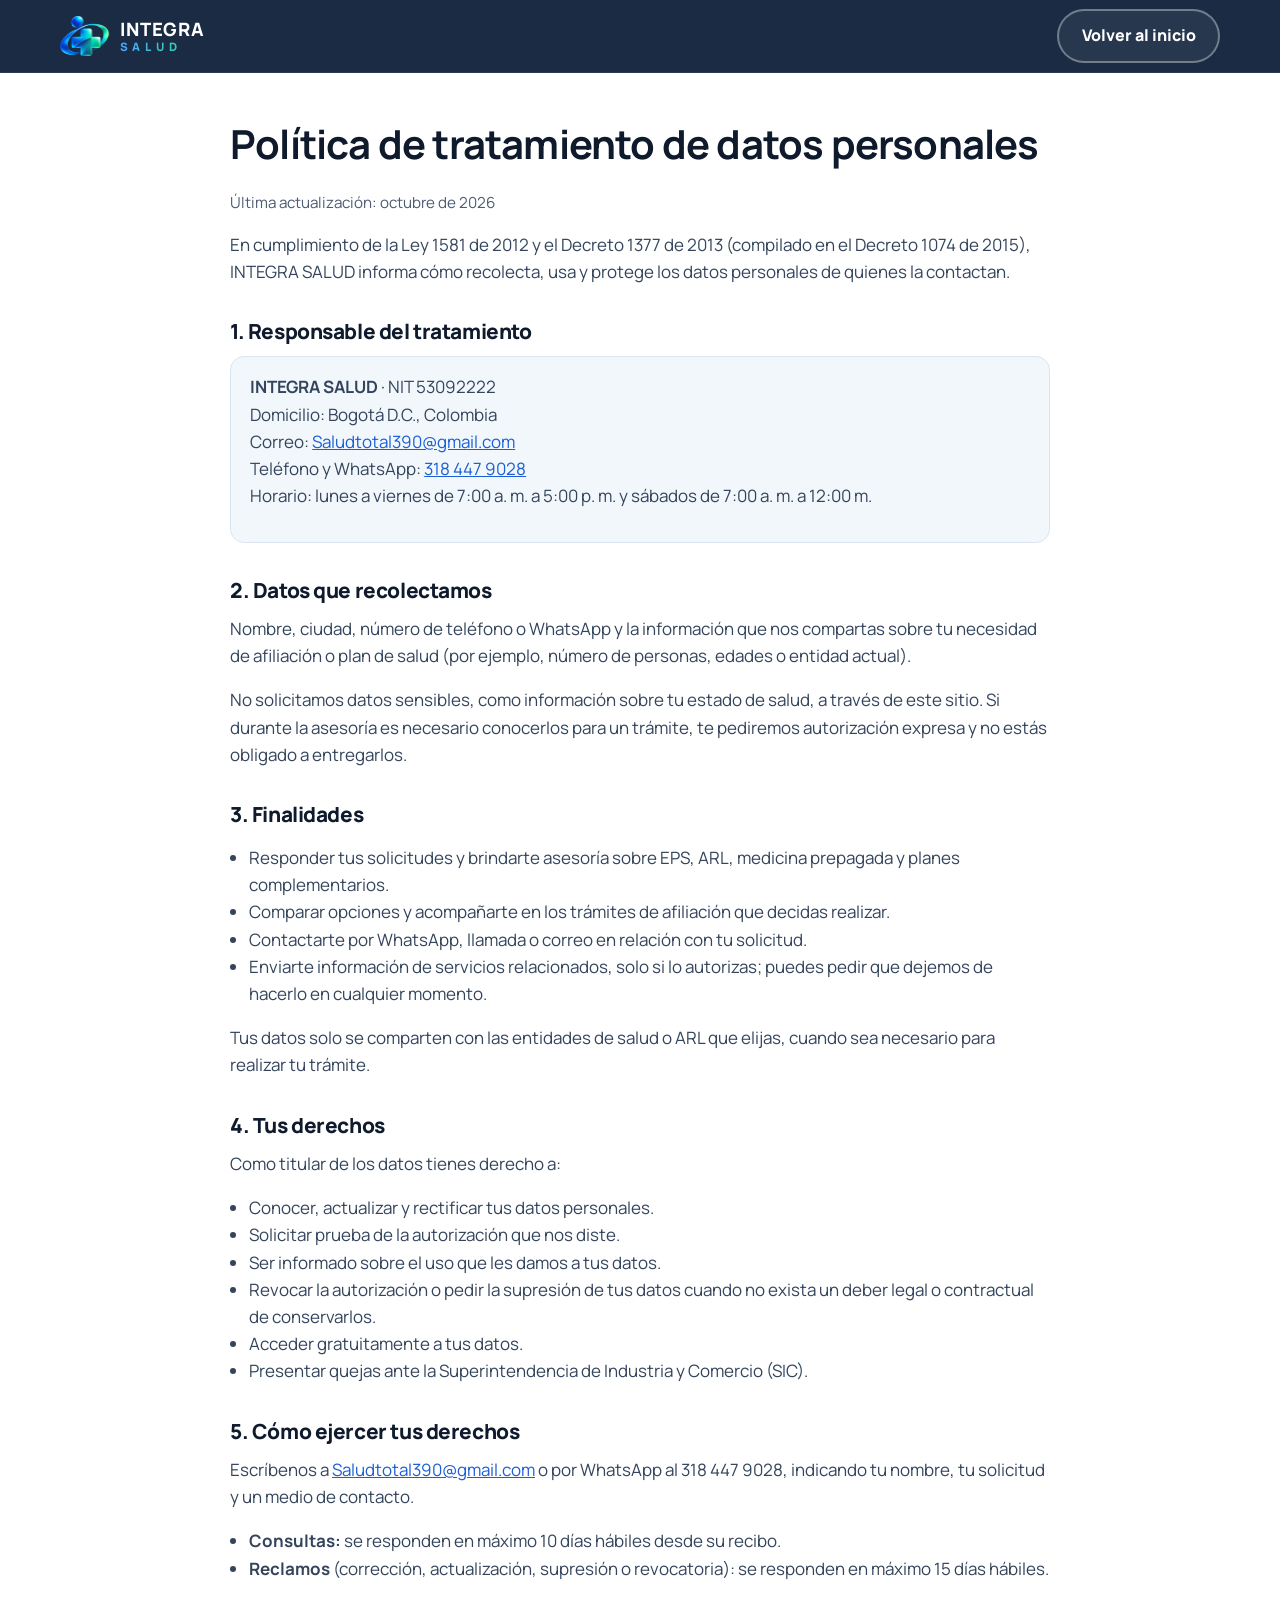
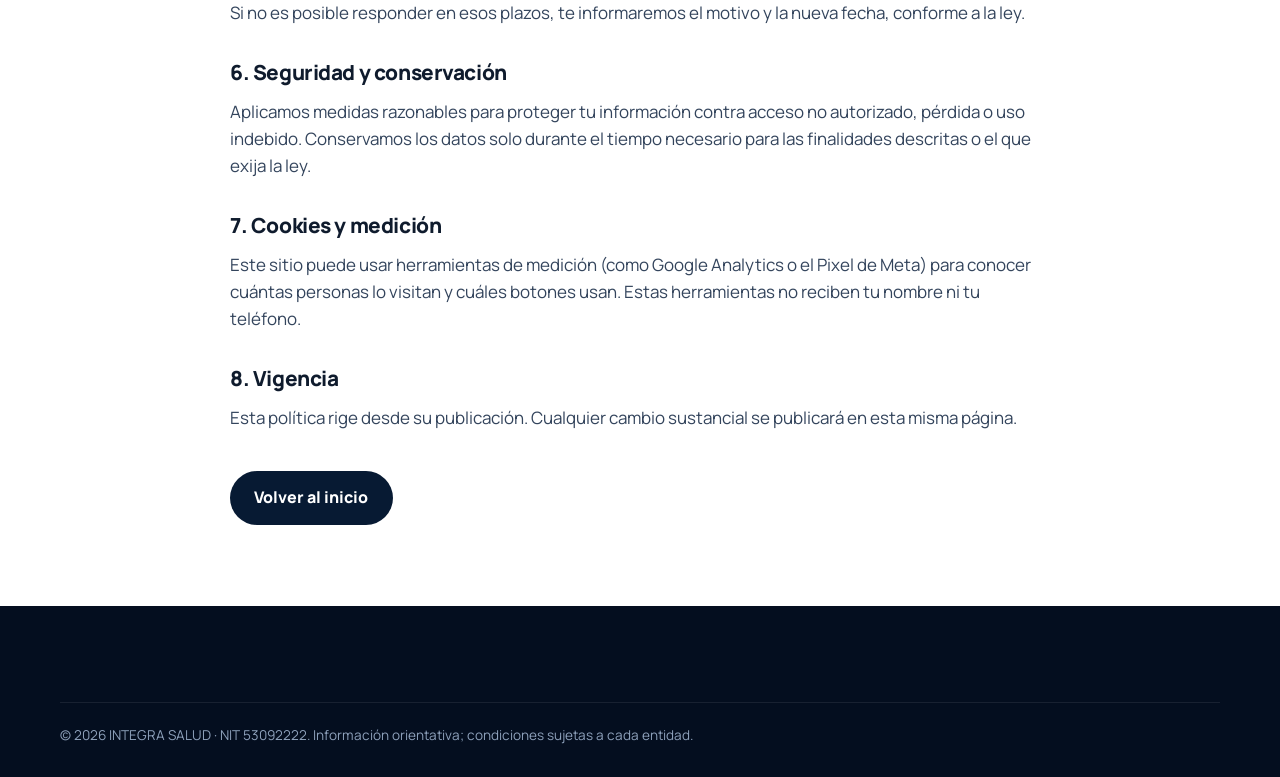
<file: politica-de-privacidad.html>
<!doctype html>
<html lang="es-CO">
  <head>
    <meta charset="UTF-8" />
    <meta name="viewport" content="width=device-width, initial-scale=1" />
    <title>Política de tratamiento de datos personales | INTEGRA SALUD</title>
    <meta name="description" content="Política de tratamiento de datos personales de INTEGRA SALUD conforme a la Ley 1581 de 2012 de Colombia." />
    <link rel="canonical" href="https://www.integrasalud.co/politica-de-privacidad.html" />
    <meta name="theme-color" content="#071a33" />
    <link rel="icon" href="favicon.ico" sizes="48x48" />
    <link rel="preconnect" href="https://fonts.googleapis.com" />
    <link rel="preconnect" href="https://fonts.gstatic.com" crossorigin />
    <link rel="stylesheet" href="https://fonts.googleapis.com/css2?family=Manrope:wght@400;600;800&display=swap" />
    <link rel="stylesheet" href="css/styles.css" />
    <style>
      .policy { padding: 3rem 0 4rem; }
      .policy h1 { font-size: clamp(1.8rem, 1.3rem + 2vw, 2.5rem); }
      .policy h2 { font-size: 1.3rem; margin-top: 2.2rem; }
      .policy p, .policy li { color: #33445c; }
      .policy ul { padding-left: 1.2rem; }
      .policy .updated { color: var(--muted); font-size: 0.95rem; }
      .policy .box { background: var(--bg-soft); border: 1px solid var(--line); border-radius: 14px; padding: 1rem 1.2rem; }
    </style>
  </head>
  <body>
    <header class="topbar">
      <div class="container topbar-inner">
        <a class="brand" href="index.html" aria-label="INTEGRA SALUD, volver al inicio">
          <img src="assets/logo-mark.png" alt="" width="50" height="40" />
          <span class="brand-text"><strong>INTEGRA</strong><span>SALUD</span></span>
        </a>
        <a class="btn btn-ghost" href="index.html">Volver al inicio</a>
      </div>
    </header>

    <main class="container narrow policy">
      <h1>Política de tratamiento de datos personales</h1>
      <p class="updated">Última actualización: octubre de 2026</p>

      <p>
        En cumplimiento de la Ley 1581 de 2012 y el Decreto 1377 de 2013 (compilado en el Decreto 1074 de 2015),
        INTEGRA SALUD informa cómo recolecta, usa y protege los datos personales de quienes la contactan.
      </p>

      <h2>1. Responsable del tratamiento</h2>
      <div class="box">
        <p><strong>INTEGRA SALUD</strong> · NIT 53092222<br />
          Domicilio: Bogotá D.C., Colombia<br />
          Correo: <a href="mailto:Saludtotal390@gmail.com">Saludtotal390@gmail.com</a><br />
          Teléfono y WhatsApp: <a href="tel:+573184479028">318 447 9028</a><br />
          Horario: lunes a viernes de 7:00 a. m. a 5:00 p. m. y sábados de 7:00 a. m. a 12:00 m.</p>
      </div>

      <h2>2. Datos que recolectamos</h2>
      <p>Nombre, ciudad, número de teléfono o WhatsApp y la información que nos compartas sobre tu necesidad de afiliación o plan de salud (por ejemplo, número de personas, edades o entidad actual).</p>
      <p>
        No solicitamos datos sensibles, como información sobre tu estado de salud, a través de este sitio.
        Si durante la asesoría es necesario conocerlos para un trámite, te pediremos autorización expresa y
        no estás obligado a entregarlos.
      </p>

      <h2>3. Finalidades</h2>
      <ul>
        <li>Responder tus solicitudes y brindarte asesoría sobre EPS, ARL, medicina prepagada y planes complementarios.</li>
        <li>Comparar opciones y acompañarte en los trámites de afiliación que decidas realizar.</li>
        <li>Contactarte por WhatsApp, llamada o correo en relación con tu solicitud.</li>
        <li>Enviarte información de servicios relacionados, solo si lo autorizas; puedes pedir que dejemos de hacerlo en cualquier momento.</li>
      </ul>
      <p>Tus datos solo se comparten con las entidades de salud o ARL que elijas, cuando sea necesario para realizar tu trámite.</p>

      <h2>4. Tus derechos</h2>
      <p>Como titular de los datos tienes derecho a:</p>
      <ul>
        <li>Conocer, actualizar y rectificar tus datos personales.</li>
        <li>Solicitar prueba de la autorización que nos diste.</li>
        <li>Ser informado sobre el uso que les damos a tus datos.</li>
        <li>Revocar la autorización o pedir la supresión de tus datos cuando no exista un deber legal o contractual de conservarlos.</li>
        <li>Acceder gratuitamente a tus datos.</li>
        <li>Presentar quejas ante la Superintendencia de Industria y Comercio (SIC).</li>
      </ul>

      <h2>5. Cómo ejercer tus derechos</h2>
      <p>
        Escríbenos a <a href="mailto:Saludtotal390@gmail.com">Saludtotal390@gmail.com</a> o por WhatsApp al 318 447 9028,
        indicando tu nombre, tu solicitud y un medio de contacto.
      </p>
      <ul>
        <li><strong>Consultas:</strong> se responden en máximo 10 días hábiles desde su recibo.</li>
        <li><strong>Reclamos</strong> (corrección, actualización, supresión o revocatoria): se responden en máximo 15 días hábiles.</li>
      </ul>
      <p>Si no es posible responder en esos plazos, te informaremos el motivo y la nueva fecha, conforme a la ley.</p>

      <h2>6. Seguridad y conservación</h2>
      <p>Aplicamos medidas razonables para proteger tu información contra acceso no autorizado, pérdida o uso indebido. Conservamos los datos solo durante el tiempo necesario para las finalidades descritas o el que exija la ley.</p>

      <h2>7. Cookies y medición</h2>
      <p>Este sitio puede usar herramientas de medición (como Google Analytics o el Pixel de Meta) para conocer cuántas personas lo visitan y cuáles botones usan. Estas herramientas no reciben tu nombre ni tu teléfono.</p>

      <h2>8. Vigencia</h2>
      <p>Esta política rige desde su publicación. Cualquier cambio sustancial se publicará en esta misma página.</p>

      <p style="margin-top: 2.5rem"><a class="btn btn-primary" href="index.html">Volver al inicio</a></p>
    </main>

    <footer class="footer">
      <div class="container legal">
        <p>© 2026 INTEGRA SALUD · NIT 53092222. Información orientativa; condiciones sujetas a cada entidad.</p>
      </div>
    </footer>
  </body>
</html>
</file>
<file: css/styles.css>
/* ==========================================================================
   INTEGRA SALUD — estilos
   Paleta tomada del logo: azul profundo → azul eléctrico → verde menta.
   Encabezado y héroe oscuros (donde luce el logo); contenido claro (confianza).
   ========================================================================== */

:root {
  --navy-950: #040e1f;
  --navy-900: #071a33;
  --navy-800: #0b2a4f;
  --navy-700: #12406f;
  --blue-600: #1a5fd6;
  --blue-500: #2a7bff;
  --mint-400: #2be38f;
  --mint-500: #16c97a;
  --mint-700: #0b7a4f;
  --wa: #25d366;
  --wa-dark: #128c4b;

  --bg: #ffffff;
  --bg-soft: #f2f7fb;
  --text: #0f1b2d;
  --muted: #4b5b73;
  --line: #dbe5ef;

  --radius: 18px;
  --radius-lg: 26px;
  --shadow: 0 10px 30px rgba(7, 26, 51, 0.08);
  --shadow-lg: 0 24px 60px rgba(7, 26, 51, 0.16);
  --header-h: 72px;
  --font: "Manrope", system-ui, -apple-system, "Segoe UI", Roboto, sans-serif;
}

/* ---------- Base ---------- */
*,
*::before,
*::after {
  box-sizing: border-box;
}

html {
  scroll-behavior: smooth;
  scroll-padding-top: calc(var(--header-h) + 12px);
  -webkit-text-size-adjust: 100%;
}

body {
  margin: 0;
  font-family: var(--font);
  font-size: 1.0625rem;
  line-height: 1.6;
  color: var(--text);
  background: var(--bg);
  -webkit-font-smoothing: antialiased;
}

img {
  max-width: 100%;
  height: auto;
  display: block;
}

a {
  color: var(--blue-600);
}

h1,
h2,
h3 {
  line-height: 1.15;
  letter-spacing: -0.02em;
  margin: 0 0 0.6em;
}

h2 {
  font-size: clamp(1.75rem, 1.2rem + 2.2vw, 2.6rem);
  font-weight: 800;
}

h3 {
  font-size: 1.2rem;
  font-weight: 800;
}

p {
  margin: 0 0 1em;
}

:focus-visible {
  outline: 3px solid var(--blue-500);
  outline-offset: 3px;
  border-radius: 6px;
}

.sprite {
  position: absolute;
}

/* El atributo hidden siempre gana (los botones usan display: inline-flex) */
[hidden] {
  display: none !important;
}

.sr-only {
  position: absolute;
  width: 1px;
  height: 1px;
  margin: -1px;
  overflow: hidden;
  clip: rect(0 0 0 0);
  white-space: nowrap;
}

.skip-link {
  position: absolute;
  left: 1rem;
  top: -100px;
  z-index: 2000;
  background: var(--mint-400);
  color: var(--navy-900);
  padding: 0.6rem 1rem;
  border-radius: 10px;
  font-weight: 800;
}

.skip-link:focus {
  top: 1rem;
}

.container {
  width: min(1160px, 100% - 2.5rem);
  margin-inline: auto;
}

.narrow {
  width: min(820px, 100% - 2.5rem);
}

.center {
  text-align: center;
}

.icon {
  width: 1.2em;
  height: 1.2em;
  flex: none;
}

.fine {
  font-size: 0.85rem;
  color: var(--muted);
  margin-top: 1rem;
}

/* ---------- Botones ---------- */
.btn {
  display: inline-flex;
  align-items: center;
  justify-content: center;
  gap: 0.55rem;
  min-height: 48px;
  padding: 0.75rem 1.4rem;
  border: 2px solid transparent;
  border-radius: 999px;
  font: inherit;
  font-weight: 800;
  font-size: 1rem;
  text-decoration: none;
  cursor: pointer;
  transition: transform 160ms ease, box-shadow 160ms ease, background-color 160ms ease;
}

.btn:hover {
  transform: translateY(-2px);
}

.btn:active {
  transform: translateY(0);
}

.btn-lg {
  min-height: 56px;
  padding: 0.9rem 1.7rem;
  font-size: 1.05rem;
}

.btn-block {
  width: 100%;
}

.btn-wa {
  background: var(--wa);
  color: #052e16;
  box-shadow: 0 10px 24px rgba(37, 211, 102, 0.35);
}

.btn-wa:hover {
  background: #2ee172;
  box-shadow: 0 14px 30px rgba(37, 211, 102, 0.45);
}

.btn-primary {
  background: var(--navy-900);
  color: #fff;
}

.btn-primary:hover {
  background: var(--navy-800);
}

.btn-ghost {
  color: #fff;
  border-color: rgba(255, 255, 255, 0.35);
  background: rgba(255, 255, 255, 0.06);
}

.btn-ghost:hover {
  border-color: rgba(255, 255, 255, 0.7);
  background: rgba(255, 255, 255, 0.12);
}

.btn-light {
  background: var(--bg-soft);
  color: var(--text);
  border-color: var(--line);
}

/* ---------- Encabezado ---------- */
.topbar {
  position: sticky;
  top: 0;
  z-index: 1000;
  background: rgba(7, 26, 51, 0.92);
  backdrop-filter: saturate(1.4) blur(10px);
  -webkit-backdrop-filter: saturate(1.4) blur(10px);
  border-bottom: 1px solid rgba(255, 255, 255, 0.08);
}

.topbar-inner {
  min-height: var(--header-h);
  display: flex;
  align-items: center;
  justify-content: space-between;
  gap: 1rem;
}

.brand {
  display: inline-flex;
  align-items: center;
  gap: 0.6rem;
  color: #fff;
  text-decoration: none;
}

.brand img {
  width: 50px;
  height: 40px;
  object-fit: contain;
}

.brand-text {
  display: flex;
  flex-direction: column;
  line-height: 1;
}

.brand-text strong {
  font-size: 1.15rem;
  letter-spacing: 0.06em;
  font-weight: 800;
}

.brand-text span {
  font-size: 0.72rem;
  letter-spacing: 0.42em;
  font-weight: 800;
  background: linear-gradient(90deg, #4ea3ff, var(--mint-400));
  -webkit-background-clip: text;
  background-clip: text;
  color: transparent;
  margin-top: 3px;
}

.main-nav {
  display: flex;
  align-items: center;
  gap: 0.25rem;
}

.main-nav a {
  color: #d7e4f5;
  text-decoration: none;
  font-weight: 800;
  font-size: 0.95rem;
  padding: 0.55rem 0.8rem;
  border-radius: 999px;
}

.main-nav a:hover {
  color: #fff;
  background: rgba(255, 255, 255, 0.08);
}

.main-nav .nav-cta {
  display: inline-flex;
  align-items: center;
  gap: 0.45rem;
  margin-left: 0.5rem;
  background: var(--wa);
  color: #052e16;
  padding: 0.6rem 1.1rem;
}

.main-nav .nav-cta:hover {
  background: #2ee172;
  color: #052e16;
}

.menu-toggle {
  display: none;
  width: 46px;
  height: 46px;
  border-radius: 12px;
  border: 1px solid rgba(255, 255, 255, 0.2);
  background: transparent;
  padding: 11px 10px;
  cursor: pointer;
  flex-direction: column;
  justify-content: space-between;
}

.menu-toggle span[aria-hidden] {
  display: block;
  height: 2px;
  background: #fff;
  border-radius: 2px;
  transition: transform 200ms ease, opacity 200ms ease;
}

.menu-toggle[aria-expanded="true"] span[aria-hidden]:nth-of-type(2) {
  transform: translateY(9px) rotate(45deg);
}

.menu-toggle[aria-expanded="true"] span[aria-hidden]:nth-of-type(3) {
  opacity: 0;
}

.menu-toggle[aria-expanded="true"] span[aria-hidden]:nth-of-type(4) {
  transform: translateY(-9px) rotate(-45deg);
}

/* ---------- Héroe ---------- */
.hero {
  position: relative;
  overflow: hidden;
  color: #fff;
  background:
    radial-gradient(900px 500px at 85% 20%, rgba(42, 123, 255, 0.28), transparent 60%),
    radial-gradient(700px 500px at 10% 90%, rgba(43, 227, 143, 0.16), transparent 60%),
    linear-gradient(160deg, var(--navy-950), var(--navy-900) 50%, var(--navy-800));
  padding: clamp(3rem, 6vw, 5.5rem) 0 clamp(3.5rem, 7vw, 6rem);
}

.hero-grid {
  display: grid;
  grid-template-columns: 1.1fr 0.9fr;
  gap: clamp(2rem, 5vw, 4rem);
  align-items: center;
}

.eyebrow {
  display: inline-flex;
  align-items: center;
  gap: 0.55rem;
  font-size: 0.9rem;
  font-weight: 800;
  color: #cfe3ff;
  background: rgba(255, 255, 255, 0.07);
  border: 1px solid rgba(255, 255, 255, 0.14);
  padding: 0.4rem 0.9rem;
  border-radius: 999px;
  margin-bottom: 1.4rem;
}

.dot {
  width: 8px;
  height: 8px;
  border-radius: 50%;
  background: var(--mint-400);
  box-shadow: 0 0 0 4px rgba(43, 227, 143, 0.2);
}

.hero h1 {
  font-size: clamp(2.2rem, 1.4rem + 3.6vw, 3.7rem);
  font-weight: 800;
  margin-bottom: 1.1rem;
}

.accent {
  background: linear-gradient(90deg, #5fb0ff, var(--mint-400));
  -webkit-background-clip: text;
  background-clip: text;
  color: transparent;
}

.lead {
  font-size: clamp(1.05rem, 1rem + 0.4vw, 1.25rem);
  color: #c9d8ec;
  max-width: 36em;
  margin-bottom: 1.8rem;
}

.hero-actions {
  display: flex;
  flex-wrap: wrap;
  gap: 0.8rem;
}

.hero-actions.center {
  justify-content: center;
}

.hero-points {
  list-style: none;
  padding: 0;
  margin: 1.6rem 0 0;
  display: flex;
  flex-wrap: wrap;
  gap: 0.5rem 1.4rem;
  color: #dbe8f8;
  font-weight: 600;
  font-size: 0.95rem;
}

.hero-points li {
  display: inline-flex;
  align-items: center;
  gap: 0.4rem;
}

.hero-points .icon {
  color: var(--mint-400);
}

.hero-proof {
  margin: 1.2rem 0 0;
  color: #9fb3cf;
  font-size: 0.95rem;
}

.hero-proof strong {
  color: #fff;
}

/* Maqueta de chat */
.hero-visual {
  position: relative;
  padding: 2.6rem 0 1.8rem;
}

.chat {
  background: #0d1f38;
  border: 1px solid rgba(255, 255, 255, 0.1);
  border-radius: var(--radius-lg);
  box-shadow: 0 40px 80px rgba(0, 0, 0, 0.45);
  overflow: hidden;
  max-width: 440px;
  margin-left: auto;
}

.chat-head {
  display: flex;
  align-items: center;
  gap: 0.7rem;
  padding: 0.9rem 1.1rem;
  background: #10294a;
}

.chat-head img {
  width: 40px;
  height: 32px;
  object-fit: contain;
}

.chat-head div {
  display: flex;
  flex-direction: column;
  line-height: 1.2;
}

.chat-head strong {
  font-size: 0.95rem;
}

.chat-head span {
  font-size: 0.78rem;
  color: var(--mint-400);
}

.chat-body {
  display: flex;
  flex-direction: column;
  gap: 0.65rem;
  padding: 1.2rem 1.1rem 1.4rem;
  background:
    radial-gradient(circle at 20% 10%, rgba(42, 123, 255, 0.08), transparent 40%),
    #0a182d;
}

.msg {
  margin: 0;
  max-width: 85%;
  padding: 0.65rem 0.9rem;
  border-radius: 16px;
  font-size: 0.93rem;
  line-height: 1.45;
}

.msg.in {
  align-self: flex-end;
  background: #1f6f4a;
  border-bottom-right-radius: 4px;
}

.msg.out {
  align-self: flex-start;
  background: #1a2f4f;
  border-bottom-left-radius: 4px;
}

.float-badge {
  position: absolute;
  display: inline-flex;
  align-items: center;
  gap: 0.5rem;
  background: #fff;
  color: var(--navy-900);
  font-weight: 800;
  font-size: 0.88rem;
  padding: 0.6rem 0.95rem;
  border-radius: 14px;
  box-shadow: var(--shadow-lg);
}

.float-badge .icon {
  color: var(--blue-600);
}

.badge-a {
  top: 0;
  left: 0;
}

.badge-b {
  bottom: 0;
  right: 1.5rem;
}

/* ---------- Entidades ---------- */
.entities {
  background: var(--bg-soft);
  border-bottom: 1px solid var(--line);
  padding: 1.6rem 0 1.2rem;
  text-align: center;
}

.entities-title {
  font-size: 0.85rem;
  font-weight: 800;
  text-transform: uppercase;
  letter-spacing: 0.1em;
  color: var(--muted);
  margin-bottom: 0.9rem;
}

.entities-list {
  list-style: none;
  padding: 0;
  margin: 0;
  display: flex;
  flex-wrap: wrap;
  justify-content: center;
  gap: 0.6rem 2.2rem;
}

.entities-list li {
  font-size: 1.15rem;
  font-weight: 800;
  color: var(--muted);
  letter-spacing: -0.01em;
}

.entities .fine {
  margin: 0.8rem 0 0;
  font-size: 0.78rem;
}

/* ---------- Secciones ---------- */
.section {
  padding: clamp(3.5rem, 7vw, 6rem) 0;
}

.section-soft {
  background: var(--bg-soft);
}

.section-dark {
  background: linear-gradient(160deg, var(--navy-900), var(--navy-800));
  color: #fff;
}

.section-head {
  max-width: 720px;
  margin: 0 auto 2.6rem;
  text-align: center;
}

.section-head p:last-child {
  color: var(--muted);
  margin: 0;
}

.kicker {
  display: inline-block;
  font-size: 0.85rem;
  font-weight: 800;
  letter-spacing: 0.08em;
  text-transform: uppercase;
  color: var(--blue-600);
  margin-bottom: 0.6rem;
}

.kicker-light {
  color: var(--mint-400);
}

.card {
  background: #fff;
  border: 1px solid var(--line);
  border-radius: var(--radius);
  box-shadow: var(--shadow);
}

/* ---------- Quiz ---------- */
.quiz-wrap {
  display: grid;
  grid-template-columns: minmax(0, 0.9fr) minmax(0, 1.1fr);
  gap: clamp(2rem, 5vw, 4rem);
  align-items: center;
}

.quiz-intro p {
  color: var(--muted);
}

.check-list {
  list-style: none;
  padding: 0;
  margin: 1.2rem 0 0;
  display: grid;
  gap: 0.6rem;
  font-weight: 600;
}

.check-list li {
  display: flex;
  align-items: center;
  gap: 0.6rem;
}

.check-list .icon {
  color: var(--mint-700);
}

.quiz {
  padding: clamp(1.3rem, 3vw, 2rem);
  border-radius: var(--radius-lg);
  box-shadow: var(--shadow-lg);
}

.quiz-progress {
  height: 6px;
  background: var(--bg-soft);
  border-radius: 999px;
  overflow: hidden;
  margin-bottom: 1.4rem;
}

.quiz-progress span {
  display: block;
  height: 100%;
  width: 33%;
  background: linear-gradient(90deg, var(--blue-500), var(--mint-500));
  border-radius: inherit;
  transition: width 300ms ease;
}

.quiz-step {
  border: 0;
  padding: 0;
  margin: 0;
  display: none;
}

.quiz-step.is-active {
  display: block;
  animation: stepIn 260ms ease;
}

.quiz-step legend {
  font-size: 1.25rem;
  font-weight: 800;
  margin-bottom: 1rem;
  padding: 0;
}

.step-num {
  display: block;
  font-size: 0.8rem;
  font-weight: 800;
  color: var(--muted);
  margin-bottom: 0.2rem;
}

.options {
  display: grid;
  grid-template-columns: 1fr 1fr;
  gap: 0.7rem;
}

.option {
  position: relative;
  cursor: pointer;
}

.option-wide {
  grid-column: 1 / -1;
}

.option input {
  position: absolute;
  opacity: 0;
  inset: 0;
}

.option span {
  display: flex;
  align-items: center;
  min-height: 58px;
  padding: 0.75rem 1rem;
  border: 2px solid var(--line);
  border-radius: 14px;
  font-weight: 800;
  background: #fff;
  transition: border-color 150ms ease, background-color 150ms ease;
}

.option:hover span {
  border-color: #b5c8dd;
}

.option input:checked + span {
  border-color: var(--blue-600);
  background: #eef4ff;
}

.option input:focus-visible + span {
  outline: 3px solid var(--blue-500);
  outline-offset: 2px;
}

.field {
  display: grid;
  gap: 0.35rem;
  margin-bottom: 1rem;
  font-weight: 800;
  font-size: 0.95rem;
}

.field em {
  font-weight: 400;
  color: var(--muted);
  font-style: normal;
}

.field input,
.field select,
.field textarea {
  font: inherit;
  font-weight: 400;
  font-size: 1rem;
  min-height: 50px;
  padding: 0.7rem 0.9rem;
  border: 1.5px solid #c7d4e3;
  border-radius: 12px;
  background: #fff;
  color: var(--text);
  width: 100%;
}

.field textarea {
  resize: vertical;
}

.field input:focus,
.field select:focus,
.field textarea:focus {
  outline: none;
  border-color: var(--blue-600);
  box-shadow: 0 0 0 4px rgba(26, 95, 214, 0.15);
}

.consent {
  display: flex;
  gap: 0.6rem;
  align-items: flex-start;
  font-size: 0.9rem;
  color: var(--muted);
  margin: 0.2rem 0 1rem;
  cursor: pointer;
}

.consent a {
  text-decoration: underline;
  text-underline-offset: 2px;
}

.consent input {
  width: 20px;
  height: 20px;
  margin-top: 2px;
  accent-color: var(--blue-600);
  flex: none;
}

.form-error {
  color: #b42318;
  background: #fdecec;
  border-radius: 10px;
  padding: 0.6rem 0.8rem;
  font-weight: 600;
  font-size: 0.92rem;
}

.quiz-nav {
  display: flex;
  justify-content: space-between;
  gap: 0.7rem;
  margin-top: 1.3rem;
}

.quiz-nav .btn:last-child,
.quiz-nav #quizNext {
  margin-left: auto;
}

/* ---------- Estado de atención ---------- */
.open-status {
  display: inline-flex;
  align-items: center;
  gap: 0.5rem;
  font-size: 0.92rem;
  font-weight: 800;
  color: #7a4a00;
  background: #fff4dc;
  border-radius: 999px;
  padding: 0.4rem 0.9rem;
  margin: 0.4rem 0 0;
}

.open-status::before {
  content: "";
  width: 9px;
  height: 9px;
  border-radius: 50%;
  background: #f5a524;
  flex: none;
}

.open-status.is-open {
  color: var(--mint-700);
  background: #e3f8ee;
}

.open-status.is-open::before {
  background: var(--wa);
  box-shadow: 0 0 0 4px rgba(37, 211, 102, 0.2);
}

.open-status-dark {
  margin-top: 1.2rem;
  color: #ffd98a;
  background: rgba(245, 165, 36, 0.12);
}

.open-status-dark.is-open {
  color: #8ff0bd;
  background: rgba(43, 227, 143, 0.12);
}

/* ---------- Dolores ---------- */
.pains {
  display: grid;
  grid-template-columns: repeat(4, 1fr);
  gap: 1rem;
}

.pain {
  background: #fff;
  border: 1px solid var(--line);
  border-radius: var(--radius);
  padding: 1.3rem;
}

.pain span {
  font-size: 1.8rem;
  display: block;
  margin-bottom: 0.6rem;
}

.pain p {
  margin: 0;
  font-weight: 600;
  color: #24344d;
}

.pains-answer {
  text-align: center;
  font-size: 1.15rem;
  margin: 2.2rem 0 0;
}

/* ---------- Servicios ---------- */
.services {
  display: grid;
  grid-template-columns: repeat(3, 1fr);
  gap: 1.2rem;
}

.service {
  padding: 1.6rem;
  display: flex;
  flex-direction: column;
  transition: transform 200ms ease, box-shadow 200ms ease, border-color 200ms ease;
}

.service:hover {
  transform: translateY(-4px);
  box-shadow: var(--shadow-lg);
  border-color: #bcd2ee;
}

.service-icon {
  width: 52px;
  height: 52px;
  border-radius: 14px;
  display: grid;
  place-items: center;
  background: linear-gradient(140deg, #e7f0ff, #e2f9ee);
  color: var(--blue-600);
  margin-bottom: 1rem;
}

.service-icon .icon {
  width: 26px;
  height: 26px;
}

.service p {
  color: var(--muted);
  flex: 1;
}

.link-cta {
  display: inline-flex;
  align-items: center;
  gap: 0.4rem;
  font-weight: 800;
  color: var(--mint-700);
  text-decoration: none;
  min-height: 44px;
}

.link-cta:hover {
  gap: 0.65rem;
}

/* ---------- Comparativo ---------- */
.table-hint {
  display: none;
  font-size: 0.85rem;
  font-weight: 800;
  color: var(--muted);
  text-align: right;
  margin: 0 0 0.5rem;
}

.table-scroll {
  overflow-x: auto;
  border-radius: var(--radius);
  box-shadow: var(--shadow);
  background: #fff;
  border: 1px solid var(--line);
}

.compare {
  width: 100%;
  min-width: 720px;
  border-collapse: collapse;
  font-size: 0.97rem;
}

.compare th,
.compare td {
  padding: 1rem 1.1rem;
  text-align: left;
  vertical-align: top;
  border-bottom: 1px solid var(--line);
}

.compare thead th {
  background: var(--navy-900);
  color: #fff;
  font-size: 1.02rem;
}

.compare tbody th {
  width: 20%;
  color: var(--navy-800);
  font-weight: 800;
}

.compare tbody tr:last-child th,
.compare tbody tr:last-child td {
  border-bottom: 0;
}

.compare .highlight {
  background: #f0f9f4;
}

.compare thead .highlight {
  background: var(--mint-700);
}

#comparar .center .btn {
  margin-top: 1.4rem;
}

/* ---------- Pasos ---------- */
.steps {
  list-style: none;
  padding: 0;
  margin: 0;
  display: grid;
  grid-template-columns: repeat(3, 1fr);
  gap: 1.4rem;
  counter-reset: paso;
}

.step {
  position: relative;
  padding: 1.8rem 1.5rem 1.5rem;
  border-radius: var(--radius);
  background: var(--bg-soft);
  counter-increment: paso;
}

.step::before {
  content: counter(paso);
  position: absolute;
  top: 1.2rem;
  right: 1.3rem;
  font-size: 2.6rem;
  font-weight: 800;
  line-height: 1;
  color: #d3e0ee;
}

.step-icon {
  width: 52px;
  height: 52px;
  border-radius: 50%;
  display: grid;
  place-items: center;
  background: var(--navy-900);
  color: var(--mint-400);
  margin-bottom: 1rem;
}

.step-icon .icon {
  width: 24px;
  height: 24px;
}

.step p {
  margin: 0;
  color: var(--muted);
}

/* ---------- Por qué ---------- */
.why {
  display: grid;
  grid-template-columns: 1fr 1fr;
  gap: clamp(2rem, 5vw, 4rem);
  align-items: center;
}

.why-lead {
  color: #c4d3e8;
  font-size: 1.1rem;
  margin-bottom: 1.6rem;
}

.why-list {
  list-style: none;
  padding: 0;
  margin: 0;
  display: grid;
  gap: 1rem;
}

.why-list li {
  display: flex;
  gap: 1rem;
  padding: 1.1rem 1.2rem;
  border-radius: var(--radius);
  background: rgba(255, 255, 255, 0.05);
  border: 1px solid rgba(255, 255, 255, 0.1);
}

.why-list .icon {
  width: 28px;
  height: 28px;
  color: var(--mint-400);
  margin-top: 2px;
}

.why-list strong {
  display: block;
  font-size: 1.05rem;
}

.why-list span {
  color: #b8c9e0;
  font-size: 0.97rem;
}

/* ---------- Testimonios ---------- */
.testimonials {
  display: grid;
  grid-template-columns: repeat(3, 1fr);
  gap: 1.2rem;
}

.testimonial {
  margin: 0;
  padding: 1.5rem;
}

.stars {
  color: #f5b100;
  letter-spacing: 0.1em;
  margin-bottom: 0.6rem;
}

.testimonial blockquote {
  margin: 0 0 1rem;
}

.testimonial figcaption {
  color: var(--muted);
  font-size: 0.92rem;
}

/* ---------- Preguntas ---------- */
.faq {
  display: grid;
  gap: 0.8rem;
}

.faq details {
  background: #fff;
  border: 1px solid var(--line);
  border-radius: 14px;
  transition: box-shadow 200ms ease;
}

.faq details[open] {
  box-shadow: var(--shadow);
}

.faq summary {
  list-style: none;
  cursor: pointer;
  padding: 1.1rem 3.2rem 1.1rem 1.3rem;
  font-weight: 800;
  position: relative;
  min-height: 44px;
}

.faq summary::-webkit-details-marker {
  display: none;
}

.faq summary::after {
  content: "+";
  position: absolute;
  right: 1.2rem;
  top: 50%;
  transform: translateY(-50%);
  width: 28px;
  height: 28px;
  border-radius: 50%;
  display: grid;
  place-items: center;
  background: var(--bg-soft);
  color: var(--blue-600);
  font-size: 1.3rem;
  font-weight: 800;
  transition: transform 200ms ease;
}

.faq details[open] summary::after {
  content: "−";
}

.faq details p {
  margin: 0;
  padding: 0 1.3rem 1.2rem;
  color: var(--muted);
}

.faq-more {
  margin: 1.8rem 0 0;
  font-weight: 600;
}

.faq-more a {
  font-weight: 800;
}

/* ---------- Contacto ---------- */
.contact {
  display: grid;
  grid-template-columns: 1fr 1fr;
  gap: clamp(2rem, 5vw, 4rem);
  align-items: start;
}

.contact-info > p {
  color: var(--muted);
}

.contact-list {
  list-style: none;
  padding: 0;
  margin: 1.6rem 0 0;
  display: grid;
  gap: 0.9rem;
}

.contact-list li {
  display: flex;
  align-items: center;
  gap: 0.8rem;
  font-weight: 800;
}

.contact-list .icon {
  width: 40px;
  height: 40px;
  padding: 9px;
  border-radius: 12px;
  background: var(--bg-soft);
  color: var(--blue-600);
}

.contact-list a {
  color: var(--text);
  text-decoration: none;
}

.contact-list a:hover {
  color: var(--blue-600);
  text-decoration: underline;
}

.lead-form {
  padding: clamp(1.4rem, 3vw, 2rem);
  border-radius: var(--radius-lg);
  box-shadow: var(--shadow-lg);
}

.lead-form h3 {
  font-size: 1.35rem;
  margin-bottom: 1.2rem;
}

.lead-form .fine {
  text-align: center;
  margin: 0.8rem 0 0;
}

/* ---------- CTA final ---------- */
.final-cta {
  color: #fff;
  text-align: center;
  padding: clamp(3.5rem, 7vw, 5.5rem) 0;
  background:
    radial-gradient(700px 400px at 50% 0%, rgba(43, 227, 143, 0.18), transparent 60%),
    linear-gradient(160deg, var(--navy-800), var(--navy-950));
}

.final-inner {
  max-width: 760px;
}

.final-cta p {
  color: #c4d3e8;
  font-size: 1.15rem;
  margin-bottom: 1.8rem;
}

/* ---------- Pie ---------- */
.footer {
  background: var(--navy-950);
  color: #b9c8dc;
  padding: 3.5rem 0 1.5rem;
  font-size: 0.95rem;
}

.footer-grid {
  display: grid;
  grid-template-columns: 1.4fr 1fr 1fr;
  gap: 2rem;
}

.footer-brand img {
  width: 120px;
  height: 120px;
  border-radius: 20px;
  margin-bottom: 1rem;
}

.footer-title {
  font-size: 1rem;
  color: #fff;
  margin-bottom: 0.9rem;
}

.footer ul {
  list-style: none;
  padding: 0;
  margin: 0;
  display: grid;
  gap: 0.55rem;
}

.footer a {
  color: #d5e2f3;
  text-decoration: none;
}

.footer a:hover {
  color: #fff;
  text-decoration: underline;
}

.legal {
  margin-top: 2.5rem;
  padding-top: 1.4rem;
  border-top: 1px solid rgba(255, 255, 255, 0.08);
  font-size: 0.85rem;
  color: #8ea1bb;
}

.legal p {
  margin: 0 0 0.4rem;
}

.legal a {
  text-decoration: underline;
  text-underline-offset: 2px;
}

/* ---------- WhatsApp flotante y barra móvil ---------- */
.wa-float {
  position: fixed;
  right: 1.4rem;
  bottom: 1.4rem;
  z-index: 900;
  display: inline-flex;
  align-items: center;
  gap: 0.6rem;
  height: 60px;
  padding: 0 1.3rem 0 1.1rem;
  border-radius: 999px;
  background: var(--wa);
  color: #052e16;
  font-weight: 800;
  text-decoration: none;
  box-shadow: 0 14px 34px rgba(18, 140, 75, 0.45);
  transition: transform 160ms ease;
}

.wa-float:hover {
  transform: translateY(-3px) scale(1.02);
}

.wa-float .icon {
  width: 28px;
  height: 28px;
}

.wa-float::before {
  content: "";
  position: absolute;
  inset: 0;
  border-radius: inherit;
  box-shadow: 0 0 0 0 rgba(37, 211, 102, 0.55);
  animation: pulse 2.6s ease-out infinite;
}

.mobile-bar {
  display: none;
}

/* ---------- Animaciones ---------- */
.reveal {
  opacity: 0;
  transform: translateY(18px);
  transition: opacity 500ms ease, transform 500ms ease;
}

.reveal.in-view {
  opacity: 1;
  transform: none;
}

@keyframes stepIn {
  from {
    opacity: 0;
    transform: translateX(12px);
  }
  to {
    opacity: 1;
    transform: none;
  }
}

@keyframes pulse {
  0% {
    box-shadow: 0 0 0 0 rgba(37, 211, 102, 0.5);
  }
  70%,
  100% {
    box-shadow: 0 0 0 18px rgba(37, 211, 102, 0);
  }
}

@media (prefers-reduced-motion: reduce) {
  html {
    scroll-behavior: auto;
  }

  *,
  *::before,
  *::after {
    animation: none !important;
    transition: none !important;
  }

  .reveal {
    opacity: 1;
    transform: none;
  }
}

/* ---------- Responsive ---------- */
@media (max-width: 1040px) {
  .pains {
    grid-template-columns: repeat(2, 1fr);
  }

  .services {
    grid-template-columns: repeat(2, 1fr);
  }
}

@media (max-width: 900px) {
  :root {
    --header-h: 64px;
  }

  .menu-toggle {
    display: flex;
  }

  .main-nav {
    position: absolute;
    top: var(--header-h);
    left: 0;
    right: 0;
    flex-direction: column;
    align-items: stretch;
    gap: 0.2rem;
    padding: 0.8rem 1.25rem 1.2rem;
    background: var(--navy-900);
    border-bottom: 1px solid rgba(255, 255, 255, 0.1);
    box-shadow: 0 20px 40px rgba(0, 0, 0, 0.35);
    display: none;
  }

  .main-nav.is-open {
    display: flex;
  }

  .main-nav a {
    padding: 0.85rem 0.9rem;
    font-size: 1.05rem;
  }

  .main-nav .nav-cta {
    margin: 0.5rem 0 0;
    justify-content: center;
  }

  .hero-grid,
  .quiz-wrap,
  .why,
  .contact {
    grid-template-columns: minmax(0, 1fr);
  }

  .table-hint {
    display: block;
  }

  .hero-visual {
    max-width: 460px;
    width: 100%;
    margin: 0 auto;
  }

  .chat {
    margin: 0 auto;
  }

  .steps {
    grid-template-columns: 1fr;
  }

  .testimonials {
    grid-template-columns: 1fr;
  }

  .footer-grid {
    grid-template-columns: 1fr 1fr;
  }

  .footer-brand {
    grid-column: 1 / -1;
  }

  /* En el celular: barra fija con dos botones grandes en lugar del botón flotante */
  .wa-float {
    display: none;
  }

  .mobile-bar {
    position: fixed;
    left: 0;
    right: 0;
    bottom: 0;
    z-index: 900;
    display: grid;
    grid-template-columns: 1.6fr 1fr;
    gap: 0.6rem;
    padding: 0.6rem 0.8rem calc(0.6rem + env(safe-area-inset-bottom, 0px));
    background: rgba(255, 255, 255, 0.97);
    border-top: 1px solid var(--line);
    box-shadow: 0 -10px 30px rgba(7, 26, 51, 0.12);
  }

  .mobile-bar a {
    display: inline-flex;
    align-items: center;
    justify-content: center;
    gap: 0.5rem;
    min-height: 50px;
    border-radius: 14px;
    font-weight: 800;
    text-decoration: none;
  }

  .mobile-wa {
    background: var(--wa);
    color: #052e16;
  }

  .mobile-call {
    background: var(--navy-900);
    color: #fff;
  }

  body {
    padding-bottom: calc(76px + env(safe-area-inset-bottom, 0px));
  }
}

@media (max-width: 640px) {
  body {
    font-size: 1rem;
  }

  .services,
  .pains {
    grid-template-columns: 1fr;
  }

  .options {
    grid-template-columns: 1fr;
  }

  .hero-actions .btn {
    width: 100%;
  }

  .badge-a {
    left: -0.2rem;
  }

  .badge-b {
    right: -0.2rem;
  }

  .float-badge {
    font-size: 0.8rem;
    padding: 0.5rem 0.75rem;
  }

  .footer-grid {
    grid-template-columns: 1fr;
  }

  .brand-text strong {
    font-size: 1.05rem;
  }
}
</file>
